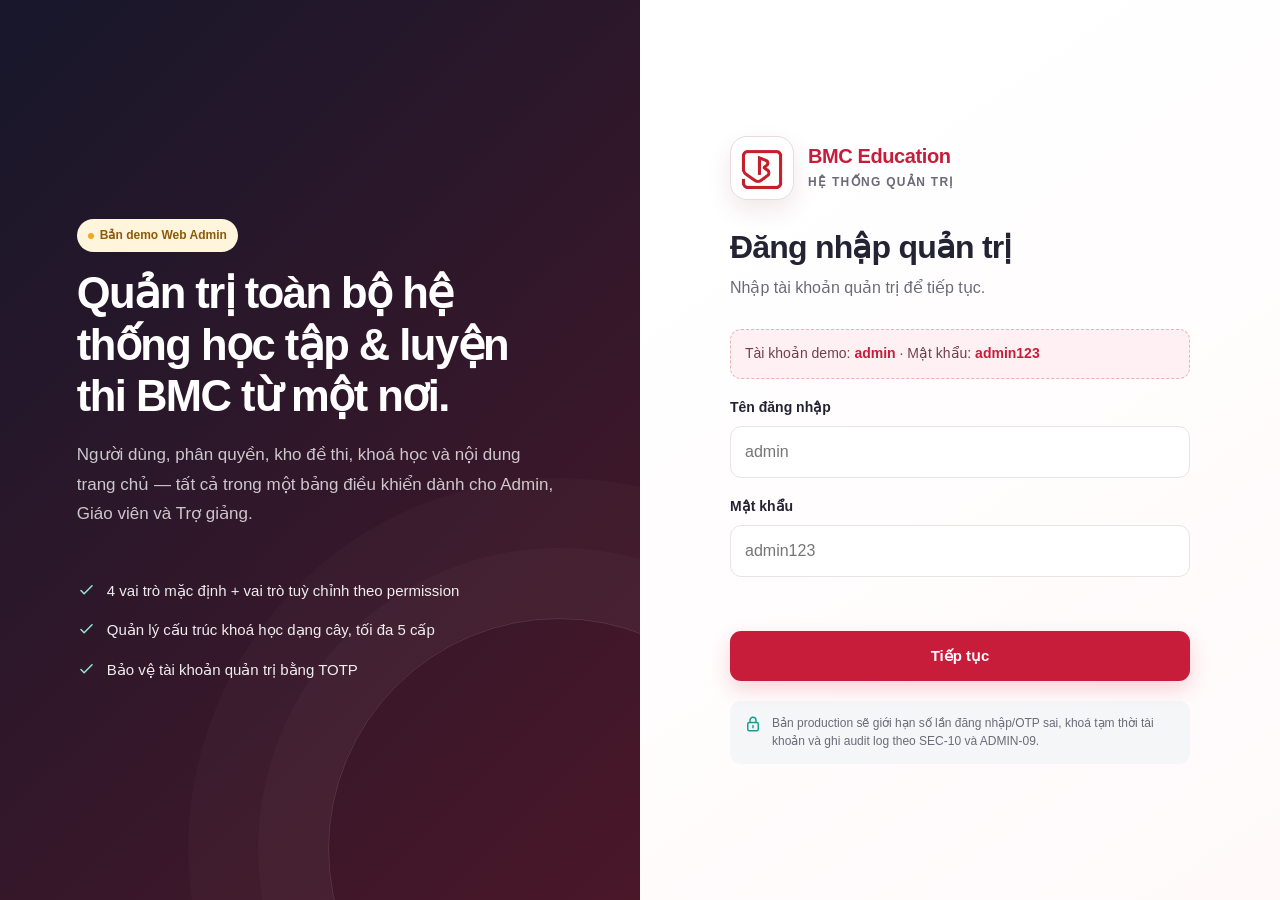
<file: index.html>
<!doctype html>
<html lang="vi">
<head>
<meta charset="utf-8">
<meta name="viewport" content="width=device-width,initial-scale=1">
<title>BMC Admin — Dashboard</title>
<link rel="stylesheet" href="shared.css">
<link rel="stylesheet" href="shared-admin.css">
</head>
<body data-page="dashboard">
<div data-admin-shell></div>
<template data-page-content>
  <div class="admin-page-head">
    <div><span class="admin-crumb"><svg class="icon"><use href="#i-home"/></svg>Admin</span><h1>Chào Admin, đây là tổng quan hệ thống hôm nay.</h1><p>Số liệu bên dưới là dữ liệu minh hoạ, dùng để trình diễn bố cục Dashboard.</p></div>
    <div class="admin-page-actions"><a class="btn btn-outline" href="content.html">Quản trị nội dung</a><a class="btn btn-primary" href="courses.html"><svg class="icon"><use href="#i-plus"/></svg>Tạo khoá học</a></div>
  </div>

  <div class="stat-grid">
    <article class="stat-tile"><div class="stat-tile-top"><span class="stat-icon"><svg class="icon"><use href="#i-users"/></svg></span><span class="trend up"><svg class="icon" style="width:12px;height:12px"><use href="#i-arrow"/></svg>+12%</span></div><strong>1.284</strong><span>Người dùng đang hoạt động</span></article>
    <article class="stat-tile"><div class="stat-tile-top"><span class="stat-icon"><svg class="icon"><use href="#i-book"/></svg></span><span class="trend up">+3</span></div><strong>26</strong><span>Khoá học đã xuất bản</span></article>
    <article class="stat-tile"><div class="stat-tile-top"><span class="stat-icon"><svg class="icon"><use href="#i-exam"/></svg></span><span class="trend up">+18</span></div><strong>412</strong><span>Câu hỏi trong kho đề</span></article>
    <article class="stat-tile"><div class="stat-tile-top"><span class="stat-icon"><svg class="icon"><use href="#i-shield"/></svg></span><span class="trend down">-2</span></div><strong>7</strong><span>Cảnh báo bảo mật cần xem</span></article>
  </div>

  <div class="dashboard-strip" style="align-items:start">
    <section class="panel">
      <div class="panel-head"><h2>Hoạt động gần đây</h2><span class="chip active">7 ngày qua</span></div>
      <div class="table-wrap"><table class="data-table">
        <thead><tr><th>Người dùng</th><th>Hành động</th><th>Đối tượng</th><th>Thời gian</th></tr></thead>
        <tbody>
          <tr><td><div class="cell-user"><span class="cell-avatar">TL</span><div><strong>Trần Lan</strong><span>Giáo viên</span></div></div></td><td>Xuất bản khoá học</td><td>Giải tích 1 — Nắm chắc nền tảng</td><td>10 phút trước</td></tr>
          <tr><td><div class="cell-user"><span class="cell-avatar">AD</span><div><strong>Admin BMC</strong><span>Admin</span></div></div></td><td>Tạo vai trò tuỳ chỉnh</td><td>Trưởng nhóm trợ giảng</td><td>1 giờ trước</td></tr>
          <tr><td><div class="cell-user"><span class="cell-avatar">PH</span><div><strong>Phạm Huy</strong><span>Trợ giảng</span></div></div></td><td>Thêm câu hỏi mới</td><td>Đề thi thử THPT 2026 - Đề 04</td><td>3 giờ trước</td></tr>
          <tr><td><div class="cell-user"><span class="cell-avatar">NA</span><div><strong>Ngọc Anh</strong><span>Học sinh</span></div></div></td><td>Kích hoạt bộ đề</td><td>Key BMC-DETHI-2026</td><td>5 giờ trước</td></tr>
          <tr><td><div class="cell-user"><span class="cell-avatar">AD</span><div><strong>Admin BMC</strong><span>Admin</span></div></div></td><td>Khoá tài khoản</td><td>hocsinh_test09 (đăng nhập sai nhiều lần)</td><td>Hôm qua</td></tr>
        </tbody>
      </table></div>
    </section>

    <div style="display:grid;gap:16px">
      <section class="panel">
        <div class="panel-head"><h3>Phân bổ vai trò</h3></div>
        <div class="panel-body" style="display:grid;gap:12px">
          <div><div class="progress-label"><span>Học sinh</span><span>1.140</span></div><div class="progress"><i style="width:89%;background:var(--teal)"></i></div></div>
          <div><div class="progress-label"><span>Giáo viên</span><span>18</span></div><div class="progress"><i style="width:12%;background:var(--blue)"></i></div></div>
          <div><div class="progress-label"><span>Trợ giảng</span><span>34</span></div><div class="progress"><i style="width:20%;background:#f5a623"></i></div></div>
          <div><div class="progress-label"><span>Admin</span><span>4</span></div><div class="progress"><i style="width:6%"></i></div></div>
        </div>
      </section>
      <section class="panel">
        <div class="panel-head"><h3>Cần xử lý</h3></div>
        <div class="panel-body" style="display:grid;gap:9px">
          <div class="side-item"><span class="side-item-icon"><svg class="icon"><use href="#i-shield"/></svg></span><span><strong>5 tài khoản đăng nhập sai ≥ 3 lần</strong><span>Xem tại Bảo mật</span></span></div>
          <div class="side-item"><span class="side-item-icon"><svg class="icon"><use href="#i-exam"/></svg></span><span><strong>12 câu hỏi chờ duyệt</strong><span>Kho đề thi/câu hỏi</span></span></div>
          <div class="side-item"><span class="side-item-icon"><svg class="icon"><use href="#i-file"/></svg></span><span><strong>3 tài liệu chờ xuất bản</strong><span>Nội dung website</span></span></div>
        </div>
      </section>
    </div>
  </div>
</template>
<script src="shared-admin.js" defer></script>
</body></html>
</file>
<file: shared.css>
:root {
  --red:#c81d3a;--red-dark:#9f1730;--red-soft:#fff0f3;--navy:#17172b;--navy-2:#25253f;
  --ink:#242333;--muted:#6c6a78;--line:#e7e5e4;--surface:#f5f6f8;--white:#fff;--cream:#fffdfb;
  --gold:#f5a623;--gold-soft:#fff5dd;--teal:#0f9f8f;--teal-soft:#e9faf6;--blue:#3157a4;--blue-soft:#edf2ff;
  --shadow:0 8px 28px rgba(24,24,42,.08);--shadow-lg:0 22px 60px rgba(24,24,42,.14);
  --radius:16px;--radius-lg:24px;--content:1240px;
}
*{box-sizing:border-box}html{scroll-behavior:smooth;scroll-padding-top:104px}body{margin:0;min-width:320px;overflow-x:hidden;background:var(--surface);color:var(--ink);font-family:Inter,ui-sans-serif,-apple-system,BlinkMacSystemFont,"Segoe UI",sans-serif;font-size:16px;line-height:1.6}body.locked{overflow:hidden}button,input,select,textarea{font:inherit}button{color:inherit}a{color:inherit;text-decoration:none}img,svg{display:block;max-width:100%}:focus-visible{outline:3px solid rgba(200,29,58,.26);outline-offset:3px}.container{width:min(calc(100% - 40px),var(--content));margin-inline:auto}.icon{width:20px;height:20px;fill:none;stroke:currentColor;stroke-width:1.9;stroke-linecap:round;stroke-linejoin:round}.sr-only{position:absolute;width:1px;height:1px;padding:0;margin:-1px;overflow:hidden;clip:rect(0,0,0,0);white-space:nowrap;border:0}.muted{color:var(--muted)}.demo-pill{display:inline-flex;align-items:center;gap:6px;padding:5px 9px;border-radius:999px;background:var(--gold-soft);color:#8c5a08;font-size:10px;font-weight:800}.demo-pill::before{content:"";width:6px;height:6px;border-radius:50%;background:var(--gold)}

.utility{height:30px;background:var(--navy);color:rgba(255,255,255,.72);font-size:11px}.utility-inner{height:100%;display:flex;align-items:center;justify-content:space-between;gap:20px}.utility strong{color:#fff}.utility-links{display:flex;align-items:center;gap:18px}.utility a:hover{color:#fff}
.site-header{position:sticky;top:0;z-index:1000;height:72px;border-bottom:1px solid var(--line);background:rgba(255,255,255,.95);backdrop-filter:blur(18px);transition:box-shadow .2s}.site-header.scrolled{box-shadow:0 8px 24px rgba(24,24,42,.08)}.header-inner{height:100%;display:flex;align-items:center;gap:24px}.brand{display:inline-flex;align-items:center;gap:10px;flex:0 0 auto}.brand-mark{width:40px;height:40px;position:relative;display:grid;place-items:center;overflow:hidden;border:1px solid #f0eded;border-radius:11px;background:#fff}.brand-mark img{width:72%;height:72%;max-width:none;object-fit:contain}.brand-copy{line-height:1.05}.brand-name{display:block;color:var(--red);font-size:16px;font-weight:850;letter-spacing:-.02em}.brand-sub{display:block;margin-top:5px;color:var(--muted);font-size:9px;font-weight:750;letter-spacing:.13em;text-transform:uppercase}.desktop-nav{display:flex;align-items:center;justify-content:center;gap:2px;flex:1}.nav-link{padding:9px 10px;border-radius:10px;color:#53515f;font-size:13px;font-weight:700;white-space:nowrap}.nav-link:hover,.nav-link.active{background:var(--red-soft);color:var(--red)}.header-actions{display:flex;align-items:center;gap:8px}.icon-btn{width:40px;height:40px;display:inline-grid;place-items:center;border:1px solid var(--line);border-radius:11px;background:#fff;cursor:pointer}.icon-btn:hover{border-color:#bbb6b3}.avatar-btn{display:inline-flex;align-items:center;gap:9px;min-height:40px;padding:4px 10px 4px 5px;border:1px solid var(--line);border-radius:12px;background:#fff;cursor:pointer;font-size:12px;font-weight:750}.avatar{width:30px;height:30px;display:grid;place-items:center;border-radius:9px;background:var(--red);color:#fff;font-size:11px;font-weight:850}.menu-toggle{display:none}
.btn{min-height:41px;display:inline-flex;align-items:center;justify-content:center;gap:8px;padding:0 17px;border:1px solid transparent;border-radius:11px;font-size:13px;font-weight:800;cursor:pointer;transition:transform .2s,box-shadow .2s,background .2s}.btn:hover{transform:translateY(-2px)}.btn-primary{background:var(--red);color:#fff;box-shadow:0 8px 20px rgba(200,29,58,.18)}.btn-primary:hover{background:var(--red-dark)}.btn-dark{background:var(--navy);color:#fff}.btn-outline{border-color:var(--line);background:#fff}.btn-soft{background:var(--red-soft);color:var(--red)}.text-btn{display:inline-flex;align-items:center;gap:6px;padding:0;border:0;background:transparent;color:var(--red);font-size:12px;font-weight:800;cursor:pointer}.text-btn .icon{width:15px;height:15px}

.app-main{min-height:calc(100vh - 102px);padding:24px 0 70px}.breadcrumb{display:flex;align-items:center;flex-wrap:wrap;gap:7px;margin-bottom:18px;color:var(--muted);font-size:11px}.breadcrumb a:hover{color:var(--red)}.breadcrumb .icon{width:12px;height:12px}.page-head{display:flex;align-items:flex-end;justify-content:space-between;gap:30px;margin-bottom:24px}.page-kicker{display:block;margin-bottom:6px;color:var(--red);font-size:10px;font-weight:850;letter-spacing:.12em;text-transform:uppercase}.page-title{margin:0;font-size:clamp(28px,3.4vw,42px);line-height:1.16;letter-spacing:-.035em}.page-desc{max-width:680px;margin:8px 0 0;color:var(--muted)}.page-actions{display:flex;align-items:center;gap:9px;flex:0 0 auto}.panel{border:1px solid var(--line);border-radius:var(--radius);background:#fff;box-shadow:0 3px 14px rgba(24,24,42,.035)}.panel-head{display:flex;align-items:center;justify-content:space-between;gap:20px;padding:18px 20px;border-bottom:1px solid var(--line)}.panel-head h2,.panel-head h3{margin:0;font-size:16px}.panel-body{padding:20px}.section-block{margin-top:34px}.section-row{display:flex;align-items:flex-end;justify-content:space-between;gap:24px;margin-bottom:16px}.section-row h2{margin:0;font-size:22px;letter-spacing:-.025em}.section-row p{margin:4px 0 0;color:var(--muted);font-size:12px}

.home-hero{display:grid;grid-template-columns:1.25fr .75fr;min-height:330px;overflow:hidden;border-radius:var(--radius-lg);background:linear-gradient(130deg,var(--navy),#301728);color:#fff;box-shadow:var(--shadow)}.home-hero-copy{display:flex;flex-direction:column;justify-content:center;padding:44px 48px}.home-hero-copy .page-kicker{color:#91e7d8}.home-hero h1{max-width:650px;margin:0;font-size:clamp(34px,4vw,52px);line-height:1.08;letter-spacing:-.04em}.home-hero p{max-width:570px;margin:15px 0 22px;color:rgba(255,255,255,.67)}.hero-actions{display:flex;flex-wrap:wrap;gap:9px}.home-visual{position:relative;overflow:hidden;background:radial-gradient(circle at 50% 45%,rgba(200,29,58,.7),transparent 58%)}.home-visual::before{content:"∫";position:absolute;left:50%;top:50%;transform:translate(-50%,-52%);font:170px/1 Georgia,serif;color:rgba(255,255,255,.75)}.home-visual::after{content:"f(x) = ax² + bx + c";position:absolute;left:50%;bottom:28px;transform:translateX(-50%);white-space:nowrap;color:rgba(255,255,255,.45);font:18px Georgia,serif}.quick-menu{display:grid;grid-template-columns:repeat(5,1fr);gap:12px;margin-top:16px}.quick-link{display:flex;align-items:center;gap:11px;min-width:0;padding:14px;border:1px solid var(--line);border-radius:14px;background:#fff;box-shadow:0 3px 12px rgba(24,24,42,.035);transition:transform .2s,border-color .2s}.quick-link:hover{transform:translateY(-3px);border-color:#c8c4c1}.quick-icon{width:38px;height:38px;display:grid;place-items:center;flex:0 0 auto;border-radius:11px;background:var(--red-soft);color:var(--red)}.quick-link:nth-child(2) .quick-icon{background:var(--blue-soft);color:var(--blue)}.quick-link:nth-child(3) .quick-icon{background:var(--teal-soft);color:var(--teal)}.quick-link:nth-child(4) .quick-icon{background:var(--gold-soft);color:#9a6510}.quick-link:nth-child(5) .quick-icon{background:#f3ecfb;color:#74469c}.quick-copy{min-width:0}.quick-copy strong{display:block;font-size:12px}.quick-copy span{display:block;overflow:hidden;margin-top:2px;color:var(--muted);font-size:10px;text-overflow:ellipsis;white-space:nowrap}.program-grid{display:grid;grid-template-columns:repeat(3,1fr);gap:12px}.program-card{display:flex;align-items:center;gap:14px;padding:18px;border:1px solid var(--line);border-radius:14px;background:#fff;transition:transform .2s,box-shadow .2s}.program-card:hover{transform:translateY(-3px);box-shadow:var(--shadow)}.program-icon{width:45px;height:45px;display:grid;place-items:center;flex:0 0 auto;border-radius:12px;background:var(--blue-soft);color:var(--blue)}.program-card:nth-child(2) .program-icon{background:var(--red-soft);color:var(--red)}.program-card:nth-child(3) .program-icon{background:var(--teal-soft);color:var(--teal)}.program-card:nth-child(4) .program-icon{background:var(--gold-soft);color:#a66c0e}.program-card:nth-child(5) .program-icon{background:#f3ecfb;color:#74469c}.program-card:nth-child(6) .program-icon{background:#eaf7ec;color:#3a8949}.program-copy{min-width:0;flex:1}.program-copy strong{display:block;font-size:13px}.program-copy span{display:block;margin-top:3px;color:var(--muted);font-size:10px}.program-card>.icon{width:15px;height:15px;color:#aaa5a1}.dashboard-strip{display:grid;grid-template-columns:1.2fr .8fr;gap:16px}.continue-card{display:grid;grid-template-columns:150px 1fr;overflow:hidden}.continue-cover{display:grid;place-items:center;background:linear-gradient(140deg,var(--navy),#7b1931);color:#fff;font:60px Georgia,serif}.continue-info{padding:20px}.continue-info h3{margin:0;font-size:16px}.progress{height:7px;margin:15px 0 7px;border-radius:99px;background:var(--surface);overflow:hidden}.progress>i{display:block;height:100%;border-radius:inherit;background:var(--red)}.progress-label{display:flex;justify-content:space-between;color:var(--muted);font-size:10px}.home-side-list{display:grid;gap:9px}.side-item{display:flex;align-items:center;gap:11px;padding:12px;border:1px solid var(--line);border-radius:12px;background:#fff}.side-item-icon{width:34px;height:34px;display:grid;place-items:center;border-radius:10px;background:var(--surface);color:var(--red)}.side-item strong{display:block;font-size:11px}.side-item span{display:block;color:var(--muted);font-size:9px}
.home-slider-dots{display:flex;gap:6px;margin-top:20px}.home-slider-dot{width:7px;height:7px;padding:0;border:0;border-radius:99px;background:rgba(255,255,255,.3);cursor:pointer;transition:width .2s,background .2s}.home-slider-dot.active{width:24px;background:var(--gold)}

.catalog-layout{display:grid;grid-template-columns:250px minmax(0,1fr);gap:20px;align-items:start}.filter-panel{position:sticky;top:122px}.filter-section{padding:17px;border-bottom:1px solid var(--line)}.filter-section:last-child{border-bottom:0}.filter-section h3{margin:0 0 12px;font-size:12px}.check-list{display:grid;gap:9px}.check-list label{display:flex;align-items:center;gap:8px;color:#555360;font-size:11px;cursor:pointer}.check-list input{accent-color:var(--red)}.catalog-toolbar{display:flex;align-items:center;justify-content:space-between;gap:15px;margin-bottom:14px;padding:12px 14px}.result-count{font-size:11px;color:var(--muted)}.inline-search{position:relative;width:min(100%,360px)}.inline-search input{width:100%;padding:9px 38px 9px 11px;border:1px solid var(--line);border-radius:10px;background:var(--surface);font-size:11px}.inline-search .icon{position:absolute;right:11px;top:50%;width:16px;height:16px;transform:translateY(-50%);color:var(--muted)}.course-grid{display:grid;grid-template-columns:repeat(3,minmax(0,1fr));gap:15px}.course-card{overflow:hidden;border:1px solid var(--line);border-radius:15px;background:#fff;transition:transform .2s,box-shadow .2s}.course-card:hover{transform:translateY(-4px);box-shadow:var(--shadow)}.course-cover{height:145px;position:relative;display:flex;align-items:flex-end;padding:15px;overflow:hidden;background:linear-gradient(140deg,var(--navy),#7b1931);color:#fff}.course-card:nth-child(3n+2) .course-cover{background:linear-gradient(140deg,#17454a,var(--teal))}.course-card:nth-child(3n) .course-cover{background:linear-gradient(140deg,#253455,var(--blue))}.course-cover::after{content:attr(data-symbol);position:absolute;right:12px;top:-6px;color:rgba(255,255,255,.15);font:100px Georgia,serif}.badge{position:absolute;z-index:1;left:12px;top:12px;padding:5px 8px;border-radius:999px;background:#fff;color:var(--red);font-size:8px;font-weight:850;text-transform:uppercase}.course-cover small{position:relative;z-index:1;font-size:9px;font-weight:750}.course-card-body{padding:15px}.course-category{color:var(--red);font-size:9px;font-weight:800}.course-card h3{min-height:42px;margin:5px 0 10px;font-size:14px;line-height:1.45}.meta-row{display:flex;flex-wrap:wrap;gap:8px 12px;color:var(--muted);font-size:9px}.meta-row span{display:inline-flex;align-items:center;gap:4px}.meta-row .icon{width:13px;height:13px}.course-card-footer{display:flex;align-items:center;justify-content:space-between;gap:10px;margin-top:14px;padding-top:12px;border-top:1px solid var(--line)}.course-card-footer strong{color:var(--teal);font-size:11px}.empty-state{display:none;padding:50px 20px;text-align:center;color:var(--muted)}

.course-detail-hero{display:grid;grid-template-columns:1fr 340px;gap:28px;padding:34px;border-radius:var(--radius-lg);background:linear-gradient(130deg,var(--navy),#361827);color:#fff}.detail-category{color:#91e7d8;font-size:10px;font-weight:800;letter-spacing:.08em;text-transform:uppercase}.course-detail-hero h1{max-width:760px;margin:9px 0 12px;font-size:clamp(30px,3.7vw,46px);line-height:1.15}.course-detail-hero p{max-width:720px;margin:0;color:rgba(255,255,255,.65)}.detail-meta{display:flex;flex-wrap:wrap;gap:14px;margin-top:20px;color:rgba(255,255,255,.62);font-size:11px}.detail-meta span{display:flex;align-items:center;gap:6px}.detail-meta .icon{width:15px;height:15px}.enroll-card{padding:20px;border-radius:18px;background:#fff;color:var(--ink);box-shadow:var(--shadow-lg)}.enroll-cover{height:120px;display:grid;place-items:center;border-radius:12px;background:linear-gradient(145deg,#fde4e8,#fff4dd);color:var(--red);font:64px Georgia,serif}.enroll-card h3{margin:15px 0 5px;font-size:15px}.enroll-card p{margin:0 0 14px;color:var(--muted);font-size:10px}.enroll-card .btn{width:100%}.course-detail-layout{display:grid;grid-template-columns:minmax(0,1fr) 300px;gap:20px;margin-top:20px;align-items:start}.tabs{display:flex;gap:3px;padding:5px;border-bottom:1px solid var(--line);overflow-x:auto}.tab{padding:10px 14px;border:0;border-radius:9px;background:transparent;color:var(--muted);font-size:11px;font-weight:800;white-space:nowrap;cursor:pointer}.tab.active{background:var(--red-soft);color:var(--red)}.tab-panel{display:none;padding:20px}.tab-panel.active{display:block}.curriculum-tools{display:flex;align-items:center;justify-content:space-between;gap:14px;margin-bottom:14px}.curriculum-tools strong{font-size:13px}.curriculum{display:grid;gap:9px}.curriculum-node{border:1px solid var(--line);border-radius:12px;overflow:hidden}.node-trigger{width:100%;display:flex;align-items:center;justify-content:space-between;gap:12px;padding:13px;border:0;background:#fff;text-align:left;cursor:pointer}.node-trigger:hover{background:#fafafa}.node-title{display:flex;align-items:center;gap:10px;min-width:0}.node-index{width:27px;height:27px;display:grid;place-items:center;flex:0 0 auto;border-radius:8px;background:var(--surface);color:var(--red);font-size:9px;font-weight:850}.node-title strong{display:block;font-size:11px}.node-title span{display:block;color:var(--muted);font-size:9px}.node-trigger>.icon{width:15px;height:15px;transition:transform .2s}.curriculum-node.open .node-trigger>.icon{transform:rotate(180deg)}.node-content{display:none;padding:0 12px 12px 49px}.curriculum-node.open .node-content{display:grid;gap:6px}.lesson{display:flex;align-items:center;justify-content:space-between;gap:12px;padding:10px;border-radius:9px;background:var(--surface);font-size:10px}.lesson-info{display:flex;align-items:center;gap:8px;min-width:0}.lesson-info .icon{width:14px;height:14px;color:var(--red)}.lesson-type{color:var(--muted);font-size:8px}.course-aside{position:sticky;top:122px;display:grid;gap:14px}.aside-list{display:grid;gap:10px}.aside-item{display:flex;gap:9px;color:var(--muted);font-size:10px}.aside-item .icon{width:15px;height:15px;flex:0 0 auto;color:var(--teal)}

.mode-switch{display:inline-flex;gap:4px;padding:4px;border:1px solid var(--line);border-radius:12px;background:#fff}.mode-btn{padding:9px 14px;border:0;border-radius:9px;background:transparent;color:var(--muted);font-size:11px;font-weight:800;cursor:pointer}.mode-btn.active{background:var(--navy);color:#fff}.exam-stats{display:grid;grid-template-columns:repeat(4,1fr);gap:12px;margin-bottom:18px}.stat-card{padding:17px;border:1px solid var(--line);border-radius:14px;background:#fff}.stat-card strong{display:block;font-size:22px}.stat-card span{color:var(--muted);font-size:10px}.exam-layout{display:grid;grid-template-columns:minmax(0,1fr) 290px;gap:20px}.exam-list{display:grid;gap:12px}.exam-row{display:grid;grid-template-columns:48px minmax(0,1fr) auto;align-items:center;gap:14px;padding:16px}.exam-icon{width:48px;height:48px;display:grid;place-items:center;border-radius:13px;background:var(--blue-soft);color:var(--blue)}.exam-row:nth-child(2n) .exam-icon{background:var(--red-soft);color:var(--red)}.exam-info h3{margin:0;font-size:13px}.exam-info p{margin:4px 0 7px;color:var(--muted);font-size:10px}.exam-filter{position:sticky;top:122px}.exam-filter .panel-body{display:grid;gap:14px}.mini-select{width:100%;padding:9px;border:1px solid var(--line);border-radius:9px;background:#fff;font-size:10px}

.video-layout{display:grid;grid-template-columns:250px minmax(0,1fr);gap:20px}.category-list{display:grid;gap:4px;padding:8px}.category-btn{display:flex;align-items:center;justify-content:space-between;width:100%;padding:11px;border:0;border-radius:9px;background:transparent;color:var(--muted);font-size:11px;text-align:left;cursor:pointer}.category-btn.active,.category-btn:hover{background:var(--red-soft);color:var(--red)}.category-btn span:last-child{font-size:9px}.video-grid{display:grid;grid-template-columns:repeat(3,1fr);gap:15px}.video-card{overflow:hidden;border:1px solid var(--line);border-radius:14px;background:#fff}.video-thumb{height:145px;position:relative;display:grid;place-items:center;background:linear-gradient(145deg,var(--navy),#6d1830);color:#fff}.video-card:nth-child(3n+2) .video-thumb{background:linear-gradient(145deg,#17454a,var(--teal))}.video-card:nth-child(3n) .video-thumb{background:linear-gradient(145deg,#253455,var(--blue))}.video-thumb::before{content:attr(data-formula);position:absolute;color:rgba(255,255,255,.17);font:32px Georgia,serif}.play{width:48px;height:48px;position:relative;z-index:1;display:grid;place-items:center;border:0;border-radius:50%;background:#fff;color:var(--red);cursor:pointer}.play .icon{width:22px;height:22px;fill:currentColor}.duration{position:absolute;right:8px;bottom:8px;padding:3px 6px;border-radius:5px;background:rgba(0,0,0,.65);font-size:8px}.video-body{padding:13px}.video-body h3{min-height:38px;margin:0;font-size:12px;line-height:1.45}.video-body p{margin:7px 0 0;color:var(--muted);font-size:9px}

.qa-layout{display:grid;grid-template-columns:minmax(0,1fr) 310px;gap:20px}.qa-tabs{margin-bottom:14px}.question-list{display:grid;gap:10px}.question-card{display:grid;grid-template-columns:44px minmax(0,1fr);gap:12px;padding:15px}.vote{width:44px;height:44px;display:grid;place-items:center;border-radius:11px;background:var(--surface);color:var(--muted);font-size:9px;font-weight:800}.question-card h3{margin:0;font-size:12px}.question-card p{margin:5px 0 8px;color:var(--muted);font-size:10px}.tag-row{display:flex;flex-wrap:wrap;gap:5px}.tag{padding:4px 7px;border-radius:6px;background:var(--red-soft);color:var(--red);font-size:8px;font-weight:800}.question-meta{margin-left:auto;color:var(--muted);font-size:8px}.ask-card{position:sticky;top:122px;padding:20px;background:linear-gradient(160deg,#edfbf8,#fff);border-color:#bee9e0}.ask-icon{width:48px;height:48px;display:grid;place-items:center;border-radius:13px;background:var(--teal);color:#fff}.ask-card h2{margin:15px 0 7px;font-size:18px}.ask-card p{color:var(--muted);font-size:10px}.prompt-list{display:grid;gap:6px;margin:14px 0}.prompt{padding:9px;border:1px solid #d5eee9;border-radius:8px;background:rgba(255,255,255,.7);font-size:9px;text-align:left;cursor:pointer}.ai-chat-page{display:none}.ai-chat-page.active{display:block}.chat-window{height:430px;overflow-y:auto;padding:18px;background:#fafafa}.message{width:fit-content;max-width:78%;margin-bottom:9px;padding:10px 12px;border-radius:12px 12px 12px 3px;background:#fff;box-shadow:0 3px 10px rgba(0,0,0,.04);font-size:10px}.message.user{margin-left:auto;border-radius:12px 12px 3px 12px;background:var(--teal);color:#fff}.chat-form{display:grid;grid-template-columns:1fr 40px;gap:8px;padding:12px;border-top:1px solid var(--line)}.chat-form input{min-width:0;padding:10px;border:1px solid var(--line);border-radius:9px;font-size:10px}.chat-form button{display:grid;place-items:center;border:0;border-radius:9px;background:var(--teal);color:#fff;cursor:pointer}

.shop-layout,.docs-layout{display:grid;grid-template-columns:220px minmax(0,1fr);gap:20px}.book-grid{display:grid;grid-template-columns:repeat(3,1fr);gap:15px}.book-card{padding:16px;border:1px solid var(--line);border-radius:14px;background:#fff}.book-cover{height:210px;display:flex;flex-direction:column;justify-content:space-between;padding:20px 16px;border-radius:6px 12px 12px 6px;background:linear-gradient(145deg,#85172e,#da2d4c);color:#fff;box-shadow:-8px 8px 0 #eed0d5}.book-card:nth-child(3n+2) .book-cover{background:linear-gradient(145deg,#15434a,var(--teal));box-shadow:-8px 8px 0 #cde8e3}.book-card:nth-child(3n) .book-cover{background:linear-gradient(145deg,#24213e,var(--blue));box-shadow:-8px 8px 0 #d4dcef}.book-cover small{font-size:8px;font-weight:850;letter-spacing:.12em}.book-cover strong{font:22px/1.2 Georgia,serif}.book-cover span{font:45px Georgia,serif;opacity:.58}.book-card h3{min-height:40px;margin:18px 0 5px;font-size:13px}.book-card p{margin:0;color:var(--muted);font-size:9px}.book-card-footer{display:flex;align-items:center;justify-content:space-between;margin-top:12px;padding-top:11px;border-top:1px solid var(--line)}.demo-price{color:var(--red);font-size:10px;font-weight:850}.doc-grid{display:grid;grid-template-columns:repeat(3,1fr);gap:12px}.doc-card{padding:16px;border:1px solid var(--line);border-radius:13px;background:#fff}.doc-top{display:flex;align-items:center;justify-content:space-between}.file-icon{width:40px;height:40px;display:grid;place-items:center;border-radius:10px;background:var(--red-soft);color:var(--red);font-size:9px;font-weight:900}.file-icon.doc{background:var(--blue-soft);color:var(--blue)}.free{padding:4px 7px;border-radius:999px;background:var(--teal-soft);color:var(--teal);font-size:8px;font-weight:850}.doc-card h3{min-height:38px;margin:14px 0 5px;font-size:12px}.doc-card p{margin:0;color:var(--muted);font-size:9px}.doc-card .text-btn{margin-top:12px}

.learning-layout{display:grid;grid-template-columns:220px minmax(0,1fr);gap:20px}.student-nav{position:sticky;top:122px;padding:8px}.student-nav a{display:flex;align-items:center;gap:10px;padding:11px;border-radius:9px;color:var(--muted);font-size:11px;font-weight:700}.student-nav a.active,.student-nav a:hover{background:var(--red-soft);color:var(--red)}.student-nav .icon{width:17px;height:17px}.student-summary{display:grid;grid-template-columns:repeat(3,1fr);gap:12px}.summary-card{display:flex;align-items:center;gap:12px;padding:16px}.summary-icon{width:42px;height:42px;display:grid;place-items:center;border-radius:12px;background:var(--red-soft);color:var(--red)}.summary-card:nth-child(2) .summary-icon{background:var(--blue-soft);color:var(--blue)}.summary-card:nth-child(3) .summary-icon{background:var(--teal-soft);color:var(--teal)}.summary-card strong{display:block;font-size:20px}.summary-card span{display:block;color:var(--muted);font-size:9px}.learning-grid{display:grid;grid-template-columns:1.25fr .75fr;gap:15px;margin-top:15px}.my-course{display:grid;grid-template-columns:145px 1fr;overflow:hidden}.my-cover{display:grid;place-items:center;background:linear-gradient(145deg,var(--navy),#79182f);color:#fff;font:58px Georgia,serif}.my-info{padding:17px}.my-info h3{margin:0;font-size:13px}.my-info p{margin:4px 0;color:var(--muted);font-size:9px}.task-list{display:grid;gap:7px}.task{display:flex;align-items:center;gap:10px;padding:10px;border-radius:10px;background:var(--surface)}.task .icon{width:16px;height:16px;color:var(--red)}.task strong{display:block;font-size:10px}.task span{display:block;color:var(--muted);font-size:8px}

.contact-layout{display:grid;grid-template-columns:.8fr 1.2fr;gap:24px}.contact-info{padding:28px;background:linear-gradient(145deg,var(--navy),#40182a);color:#fff}.contact-info h2{margin:18px 0 8px;font-size:27px}.contact-info p{color:rgba(255,255,255,.65);font-size:11px}.gift-list{display:grid;gap:9px;margin-top:20px}.gift-list span{display:flex;gap:8px;font-size:10px}.gift-list .icon{width:15px;height:15px;color:#91e7d8}.contact-form{padding:24px}.form-grid{display:grid;grid-template-columns:1fr 1fr;gap:13px}.field{display:grid;gap:5px}.field.full{grid-column:1/-1}.field label{font-size:10px;font-weight:750}.field label em{color:var(--red);font-style:normal}.field input,.field select,.field textarea{width:100%;min-width:0;padding:10px;border:1px solid var(--line);border-radius:9px;background:#fafafa;font-size:10px}.field textarea{min-height:80px;resize:vertical}.error{min-height:11px;color:var(--red);font-size:8px}.captcha{display:flex;align-items:center;justify-content:space-between;gap:10px;padding:10px;border:1px dashed #aaa5a1;border-radius:9px;background:var(--surface);font-size:9px}.captcha button{padding:6px 8px;border:1px solid var(--line);border-radius:7px;background:#fff;font-size:8px;font-weight:800;cursor:pointer}.captcha button.done{color:var(--teal);background:var(--teal-soft)}.consent{display:grid;grid-template-columns:16px 1fr;gap:7px;margin:12px 0;color:var(--muted);font-size:9px}.consent input{margin-top:3px;accent-color:var(--red)}.success{display:none;min-height:380px;place-items:center;text-align:center}.success.show{display:grid}.success-icon{width:60px;height:60px;display:grid;place-items:center;margin:0 auto 14px;border-radius:50%;background:var(--teal-soft);color:var(--teal)}

.site-footer{padding:44px 0 30px;background:#111120;color:rgba(255,255,255,.64)}.footer-grid{display:grid;grid-template-columns:1.2fr .8fr .8fr 1fr;gap:35px}.footer-brand p{max-width:330px;margin:15px 0;font-size:10px}.footer-col h3{margin:0 0 12px;color:#fff;font-size:11px}.footer-col a{display:block;width:fit-content;margin:7px 0;font-size:10px}.footer-col a:hover{color:#fff}.footer-line{display:flex;gap:7px;margin:8px 0;font-size:9px}.footer-line .icon{width:14px;height:14px;flex:0 0 auto}.footer-bottom{display:flex;justify-content:space-between;gap:20px;margin-top:30px;padding-top:18px;border-top:1px solid rgba(255,255,255,.08);font-size:9px}

.drawer-backdrop,.modal-backdrop{position:fixed;inset:0;z-index:1800;visibility:hidden;opacity:0;background:rgba(17,17,32,.6);transition:.2s}.drawer-backdrop.open,.modal-backdrop.open{visibility:visible;opacity:1}.drawer{width:min(86vw,350px);height:100%;margin-left:auto;padding:20px;background:#fff;transform:translateX(100%);transition:transform .25s;overflow-y:auto}.drawer-backdrop.open .drawer{transform:none}.drawer-head{display:flex;align-items:center;justify-content:space-between;margin-bottom:16px}.drawer-nav{display:grid;gap:3px}.drawer-nav a{display:flex;align-items:center;gap:10px;padding:11px;border-radius:9px;font-size:11px;font-weight:750}.drawer-nav a.active,.drawer-nav a:hover{background:var(--red-soft);color:var(--red)}.drawer-actions{display:grid;gap:8px;margin-top:16px;padding-top:16px;border-top:1px solid var(--line)}.modal-backdrop{display:grid;place-items:center;padding:20px}.modal{width:min(100%,460px);max-height:calc(100vh - 40px);overflow-y:auto;padding:24px;border-radius:20px;background:#fff;box-shadow:var(--shadow-lg);transform:translateY(12px);transition:transform .2s}.modal-backdrop.open .modal{transform:none}.modal-head{display:flex;align-items:start;justify-content:space-between;gap:18px}.modal-head h2{margin:0;font-size:21px}.modal-head p{margin:4px 0;color:var(--muted);font-size:9px}.close-btn{width:34px;height:34px;display:grid;place-items:center;border:1px solid var(--line);border-radius:9px;background:#fff;cursor:pointer}.modal-form{display:grid;gap:12px;margin-top:18px}.modal-form .btn{width:100%}.security-note{display:flex;gap:8px;margin-top:14px;padding:10px;border-radius:9px;background:var(--surface);color:var(--muted);font-size:8px}.security-note .icon{width:14px;height:14px;flex:0 0 auto;color:var(--teal)}.search-results{display:grid;gap:5px;margin-top:10px}.search-result{display:flex;gap:9px;padding:9px;border-radius:8px;font-size:10px}.search-result:hover{background:var(--surface)}.search-result .icon{width:15px;height:15px;color:var(--red)}.bottom-nav{display:none}.toast{position:fixed;z-index:3000;left:50%;bottom:22px;max-width:calc(100vw - 28px);padding:10px 15px;border-radius:999px;background:var(--navy);color:#fff;box-shadow:var(--shadow-lg);font-size:10px;font-weight:750;opacity:0;visibility:hidden;transform:translate(-50%,15px);transition:.2s;text-align:center}.toast.show{opacity:1;visibility:visible;transform:translate(-50%,0)}

@media(max-width:1100px){.desktop-nav{display:none}.menu-toggle{display:grid}.quick-menu{grid-template-columns:repeat(3,1fr)}.course-grid,.video-grid,.book-grid,.doc-grid{grid-template-columns:repeat(2,1fr)}.footer-grid{grid-template-columns:1fr 1fr}}
@media(max-width:820px){html{scroll-padding-top:86px}.container{width:min(calc(100% - 26px),var(--content))}.utility{height:26px}.utility-links a:first-child{display:none}.site-header{height:62px}.brand-mark{width:36px;height:36px}.brand-sub{display:none}.header-actions .avatar-btn{display:none}.app-main{padding-top:16px;padding-bottom:90px}.home-hero{grid-template-columns:1fr;min-height:440px}.home-hero-copy{padding:35px 28px}.home-visual{min-height:160px}.home-visual::before{font-size:100px}.quick-menu{grid-template-columns:1fr 1fr}.program-grid{grid-template-columns:1fr 1fr}.dashboard-strip,.catalog-layout,.course-detail-layout,.exam-layout,.video-layout,.qa-layout,.shop-layout,.docs-layout,.learning-layout,.contact-layout{grid-template-columns:1fr}.filter-panel,.course-aside,.exam-filter,.ask-card,.student-nav{position:static}.filter-panel{display:none}.course-grid{grid-template-columns:repeat(2,1fr)}.course-detail-hero{grid-template-columns:1fr;padding:25px}.enroll-card{max-width:none}.exam-stats{grid-template-columns:1fr 1fr}.category-list{grid-template-columns:repeat(3,1fr)}.video-grid{grid-template-columns:1fr 1fr}.book-grid,.doc-grid{grid-template-columns:repeat(2,1fr)}.student-nav{display:flex;overflow-x:auto}.student-nav a{white-space:nowrap}.student-summary{grid-template-columns:repeat(3,1fr)}.learning-grid{grid-template-columns:1fr}.contact-info{padding:24px}.footer-grid{grid-template-columns:1fr 1fr}.bottom-nav{position:fixed;z-index:1200;left:10px;right:10px;bottom:9px;display:grid;grid-template-columns:repeat(5,1fr);padding:6px;border:1px solid var(--line);border-radius:16px;background:rgba(255,255,255,.95);box-shadow:var(--shadow-lg);backdrop-filter:blur(14px)}.bottom-link{display:grid;place-items:center;gap:2px;min-width:0;padding:5px 2px;border-radius:9px;color:var(--muted);font-size:7px}.bottom-link .icon{width:18px;height:18px}.bottom-link.active{background:var(--red-soft);color:var(--red)}.site-footer{padding-bottom:100px}.toast{bottom:82px}}
@media(max-width:540px){.container{width:min(calc(100% - 20px),var(--content))}.brand-name{font-size:13px}.page-head{align-items:flex-start;flex-direction:column;gap:12px}.page-actions{width:100%;flex-wrap:wrap}.home-hero-copy{padding:28px 20px}.home-hero h1{font-size:34px}.hero-actions{display:grid}.hero-actions .btn{width:100%}.quick-menu,.program-grid{grid-template-columns:1fr}.dashboard-strip{grid-template-columns:1fr}.continue-card,.my-course{grid-template-columns:100px 1fr}.course-grid,.video-grid,.book-grid,.doc-grid{grid-template-columns:1fr}.catalog-toolbar{align-items:stretch;flex-direction:column}.inline-search{width:100%}.course-detail-hero{padding:20px}.curriculum-tools{align-items:stretch;flex-direction:column}.curriculum-tools .inline-search{width:100%}.node-content{padding-left:12px}.exam-stats{grid-template-columns:1fr 1fr}.exam-row{grid-template-columns:40px minmax(0,1fr)}.exam-icon{width:40px;height:40px}.exam-row>.btn{grid-column:1/-1;width:100%}.category-list{grid-template-columns:1fr 1fr}.question-card{grid-template-columns:36px minmax(0,1fr)}.vote{width:36px;height:36px}.student-summary{grid-template-columns:1fr}.form-grid{grid-template-columns:1fr}.field.full{grid-column:auto}.footer-grid{grid-template-columns:1fr}.footer-bottom{align-items:flex-start;flex-direction:column}.captcha{align-items:flex-start;flex-direction:column}}
@media(prefers-reduced-motion:reduce){html{scroll-behavior:auto}*,*::before,*::after{scroll-behavior:auto!important;transition-duration:.01ms!important}}

/* Round 02 refinement: demo 01 typography, richer hero and authenticated states. */
[hidden]{display:none!important}.login-button{min-height:42px;padding-inline:20px;border-radius:12px}.login-button .icon{width:17px;height:17px}.auth-actions{display:flex;align-items:center;gap:7px}.auth-error{min-height:18px;margin:0;color:var(--red);font-size:11px}.demo-credentials{padding:11px 12px;border:1px dashed #e7b4bd;border-radius:10px;background:var(--red-soft);color:#70404a;font-size:11px}.demo-credentials strong{color:var(--red)}

.portal-mode{display:inline-flex;align-items:center;gap:6px;padding:7px 9px;border-radius:9px;font-size:9px;font-weight:850;white-space:nowrap}.portal-mode .icon{width:13px;height:13px}.public-mode{background:var(--surface);color:var(--muted)}.student-mode{background:var(--teal-soft);color:#16796d}.avatar-btn>span:last-child{display:grid;text-align:left}.avatar-btn strong{font-size:11px;line-height:1.2}.avatar-btn small{color:var(--muted);font-size:8px;font-weight:650}.is-authenticated{background:#f7faf9}.is-authenticated .utility{background:#123e43}.is-authenticated .site-header{border-bottom-color:#cfe4df}.is-authenticated .nav-link:hover,.is-authenticated .nav-link.active{background:var(--teal-soft);color:#16796d}.is-authenticated .avatar{background:var(--teal)}

.student-home-hero{display:grid;grid-template-columns:minmax(0,1.25fr) minmax(290px,.75fr);gap:34px;align-items:center;padding:38px 42px;border:1px solid #cfe4df;border-radius:var(--radius-lg);background:linear-gradient(125deg,#eef9f6,#fff 58%,#fff4e3);box-shadow:0 14px 36px rgba(22,121,109,.08)}.student-home-hero h1{max-width:730px;margin:6px 0 10px;font-size:clamp(30px,4vw,47px);line-height:1.12;letter-spacing:-.04em}.student-home-hero p{max-width:650px;margin:0 0 20px;color:var(--muted)}.today-card{padding:23px;border:1px solid rgba(22,121,109,.2);border-radius:17px;background:#fff;box-shadow:var(--shadow)}.today-label{display:block;margin-bottom:8px;color:#16796d;font-size:9px;font-weight:850;letter-spacing:.08em;text-transform:uppercase}.today-card>strong{display:block;font-size:16px;line-height:1.4}

.home-hero{position:relative;isolation:isolate;min-height:400px;background:linear-gradient(125deg,#151426 0%,#261526 48%,#4a1729 100%)}.home-hero::after{content:"";position:absolute;z-index:-1;inset:auto auto -130px -100px;width:360px;height:360px;border-radius:50%;background:rgba(200,29,58,.14);filter:blur(10px)}.home-hero-copy{position:relative;z-index:2;padding:54px 54px}.home-hero-copy>*{transition:opacity .28s ease,transform .28s ease}.home-hero.is-switching .home-hero-copy>*:not(.slider-control-row){opacity:0;transform:translateY(9px)}.home-hero h1{max-width:690px}.home-visual{min-height:400px;background:radial-gradient(circle at 50% 45%,rgba(200,29,58,.6),transparent 52%)}.home-visual::before,.home-visual::after{display:none}.hero-grid{position:absolute;inset:0;opacity:.18;background-image:linear-gradient(rgba(255,255,255,.16) 1px,transparent 1px),linear-gradient(90deg,rgba(255,255,255,.16) 1px,transparent 1px);background-size:32px 32px;mask-image:linear-gradient(to left,#000,transparent)}.hero-orbit{position:absolute;left:50%;top:50%;width:310px;height:310px;border:1px solid rgba(255,255,255,.18);border-radius:50%;transform:translate(-50%,-50%);animation:heroSpin 18s linear infinite}.hero-orbit::before,.hero-orbit::after{content:"";position:absolute;border-radius:50%;background:var(--gold);box-shadow:0 0 24px rgba(245,166,35,.55)}.hero-orbit::before{width:12px;height:12px;left:22px;top:56px}.hero-orbit::after{width:8px;height:8px;right:35px;bottom:38px;background:#91e7d8}.hero-learning-card{position:absolute;left:50%;top:50%;width:min(82%,330px);padding:24px;border:1px solid rgba(255,255,255,.2);border-radius:22px;background:rgba(255,255,255,.11);box-shadow:0 25px 60px rgba(0,0,0,.2);backdrop-filter:blur(16px);transform:translate(-50%,-50%);transition:opacity .3s,transform .3s}.home-hero.is-switching .hero-learning-card{opacity:.45;transform:translate(-50%,-47%) scale(.97)}.hero-card-head{display:flex;align-items:center;justify-content:space-between;gap:12px;color:rgba(255,255,255,.62);font-size:10px;font-weight:800;letter-spacing:.08em;text-transform:uppercase}.hero-status{width:9px;height:9px;border-radius:50%;background:#91e7d8;box-shadow:0 0 0 5px rgba(145,231,216,.12)}.hero-formula{min-height:76px;display:grid;place-items:center;margin:17px 0;border-radius:14px;background:rgba(18,18,36,.38);color:#fff;font:clamp(27px,3vw,40px)/1.1 Georgia,serif;text-align:center}.hero-card-meta{display:flex;align-items:end;justify-content:space-between;gap:16px}.hero-card-meta span{display:block;color:rgba(255,255,255,.55);font-size:9px}.hero-card-meta strong{display:block;margin-top:2px;color:#fff;font-size:13px}.hero-mini-progress{width:78px;height:6px;margin-bottom:5px;border-radius:99px;background:rgba(255,255,255,.14);overflow:hidden}.hero-mini-progress i{display:block;width:72%;height:100%;border-radius:inherit;background:linear-gradient(90deg,var(--gold),#ffd98d)}.hero-float{position:absolute;display:flex;align-items:center;gap:8px;padding:9px 12px;border:1px solid rgba(255,255,255,.18);border-radius:12px;background:rgba(23,23,43,.75);color:#fff;box-shadow:0 14px 30px rgba(0,0,0,.16);font-size:10px;font-weight:750;backdrop-filter:blur(10px);animation:heroFloat 4.8s ease-in-out infinite}.hero-float .icon{width:16px;height:16px;color:#91e7d8}.hero-float-one{left:5%;top:18%}.hero-float-two{right:4%;bottom:16%;animation-delay:-2.2s}.slider-control-row{display:flex;align-items:center;gap:16px;margin-top:23px}.home-slider-dots{margin-top:0}.slider-arrows{display:flex;gap:6px}.slider-arrow{width:34px;height:34px;display:grid;place-items:center;border:1px solid rgba(255,255,255,.22);border-radius:10px;background:rgba(255,255,255,.07);color:#fff;cursor:pointer}.slider-arrow:hover{background:rgba(255,255,255,.14)}.slider-arrow:first-child .icon{transform:rotate(180deg)}.slider-arrow .icon{width:15px;height:15px}.home-slider-progress{position:absolute;left:0;right:0;bottom:0;height:3px;background:rgba(255,255,255,.08)}.home-slider-progress i{display:block;width:0;height:100%;background:linear-gradient(90deg,var(--red),var(--gold))}.home-slider-progress.running i{animation:heroProgress 6.5s linear forwards}

.about-bmc{display:grid;grid-template-columns:minmax(300px,.88fr) 1.12fr;overflow:hidden}.about-photo{position:relative;min-height:500px;background:#e8e5e1}.about-photo img{width:100%;height:100%;object-fit:cover}.about-photo-note{position:absolute;left:16px;bottom:16px;padding:7px 10px;border-radius:8px;background:rgba(23,23,43,.82);color:#fff;font-size:9px}.about-content{display:flex;flex-direction:column;justify-content:center;padding:46px}.about-content h2{max-width:590px;margin:0;font-size:clamp(27px,3.3vw,42px);line-height:1.18;letter-spacing:-.035em}.about-content>p{margin:16px 0 22px;color:var(--muted)}.teacher-profile{padding:17px 18px;border-left:4px solid var(--red);border-radius:0 12px 12px 0;background:var(--red-soft)}.teacher-profile strong,.teacher-profile span{display:block}.teacher-profile strong{font-size:14px}.teacher-profile span{margin-top:3px;color:var(--muted);font-size:11px}.about-features{display:grid;grid-template-columns:repeat(3,1fr);gap:9px;margin-top:20px}.about-feature{padding:12px;border:1px solid var(--line);border-radius:11px;background:#fff}.about-feature strong{display:block;color:var(--red);font-size:17px}.about-feature span{display:block;color:var(--muted);font-size:9px}

.home-book-grid{display:grid;grid-template-columns:repeat(3,1fr);gap:14px}.featured-book-card{display:grid;grid-template-columns:126px minmax(0,1fr);min-height:210px;overflow:hidden;border:1px solid var(--line);border-radius:15px;background:#fff;transition:transform .2s,box-shadow .2s}.featured-book-card:hover{transform:translateY(-4px);box-shadow:var(--shadow)}.featured-book-cover{position:relative;display:flex;flex-direction:column;justify-content:space-between;padding:17px 14px;background:linear-gradient(155deg,var(--navy),#67182e);color:#fff}.featured-book-card:nth-child(2) .featured-book-cover{background:linear-gradient(155deg,#16434a,var(--teal))}.featured-book-card:nth-child(3) .featured-book-cover{background:linear-gradient(155deg,#26365b,var(--blue))}.featured-book-cover small{font-size:7px;font-weight:800;letter-spacing:.1em}.featured-book-cover strong{font-size:14px;line-height:1.3}.featured-book-cover span{color:rgba(255,255,255,.23);font:56px Georgia,serif}.featured-book-info{display:flex;flex-direction:column;padding:17px}.featured-book-info h3{margin:5px 0 7px;font-size:14px;line-height:1.4}.featured-book-info p{margin:0;color:var(--muted);font-size:10px}.featured-book-footer{display:flex;align-items:center;justify-content:space-between;gap:8px;margin-top:auto;padding-top:13px}.real-price{color:var(--red);font-size:15px;font-weight:850}.price-note{display:block;color:var(--muted);font-size:8px;font-weight:500}

.premium-head{display:flex;align-items:center;justify-content:space-between;gap:20px;margin-bottom:14px}.premium-grid{display:grid;grid-template-columns:repeat(2,1fr);gap:12px}.premium-card{position:relative;overflow:hidden;padding:20px;border:1px solid #ead7a7;border-radius:15px;background:linear-gradient(145deg,#fffdf7,#fff8e7)}.premium-card::after{content:"PRO";position:absolute;right:-5px;top:-14px;color:rgba(166,108,14,.08);font-size:78px;font-weight:900}.premium-card h3{position:relative;z-index:1;margin:12px 0 5px;font-size:15px}.premium-card p{position:relative;z-index:1;margin:0 0 13px;color:var(--muted);font-size:10px}.premium-card .meta-row,.premium-card .btn{position:relative;z-index:1}.premium-label{display:inline-flex;align-items:center;gap:6px;color:#8c5a08;font-size:9px;font-weight:850;text-transform:uppercase}.premium-label .icon{width:14px;height:14px}.premium-card .btn{margin-top:16px}.access-state{padding:12px 14px;border:1px solid #ead7a7;border-radius:11px;background:var(--gold-soft);color:#7a530d;font-size:11px}.has-exam-access .access-state{border-color:#b9e5dc;background:var(--teal-soft);color:#16796d}.guest-gate{max-width:720px;margin:70px auto;padding:45px;text-align:center}.guest-gate-icon{width:62px;height:62px;display:grid;place-items:center;margin:0 auto 17px;border-radius:18px;background:var(--red-soft);color:var(--red)}.guest-gate h1{margin:0;font-size:28px}.guest-gate p{max-width:500px;margin:9px auto 20px;color:var(--muted)}
body:not(.is-authenticated) .quick-menu{grid-template-columns:repeat(4,1fr)}

@keyframes heroSpin{to{transform:translate(-50%,-50%) rotate(360deg)}}@keyframes heroFloat{0%,100%{transform:translateY(0)}50%{transform:translateY(-9px)}}@keyframes heroProgress{to{width:100%}}
@media(max-width:1100px){body:not(.is-authenticated) .quick-menu{grid-template-columns:repeat(3,1fr)}.home-book-grid{grid-template-columns:1fr 1fr}.featured-book-card:last-child{grid-column:1/-1}.hero-float{display:none}}
@media(max-width:820px){body:not(.is-authenticated) .quick-menu{grid-template-columns:1fr 1fr}.header-actions .login-button{display:none}.home-hero{min-height:560px}.home-hero-copy{padding:38px 30px}.home-visual{min-height:255px}.hero-orbit{width:245px;height:245px}.hero-learning-card{width:min(78%,350px)}.about-bmc{grid-template-columns:1fr}.about-photo{min-height:470px}.about-content{padding:34px}.premium-grid{grid-template-columns:1fr}}
@media(max-width:540px){body:not(.is-authenticated) .quick-menu{grid-template-columns:1fr}.home-hero{min-height:660px}.home-hero-copy{padding:30px 21px}.home-visual{min-height:280px}.slider-control-row{justify-content:space-between}.home-book-grid{grid-template-columns:1fr}.featured-book-card:last-child{grid-column:auto}.featured-book-card{grid-template-columns:112px minmax(0,1fr)}.about-photo{min-height:390px}.about-content{padding:28px 21px}.about-features{grid-template-columns:1fr}.premium-head{align-items:flex-start;flex-direction:column}.premium-head .btn{width:100%}.guest-gate{margin:30px auto;padding:28px 20px}}
@media(max-width:1100px){.portal-mode{display:none}}
@media(max-width:820px){.student-home-hero{grid-template-columns:1fr;padding:30px}}
@media(max-width:540px){.student-home-hero{padding:24px 20px}.student-home-hero h1{font-size:32px}}

/* Readability and homepage composition pass. */
.nav-link{font-size:14px}.btn{font-size:14px}.page-kicker{font-size:11px}.page-desc{font-size:15px;line-height:1.7}.breadcrumb{font-size:12px}.section-row h2{font-size:25px}.section-row p{font-size:13px}.quick-copy strong{font-size:14px}.quick-copy span{font-size:12px}.program-copy strong{font-size:15px}.program-copy span{font-size:12px}.course-category{font-size:11px}.course-card h3{min-height:48px;font-size:16px}.meta-row{font-size:11px}.course-card-footer strong,.text-btn{font-size:13px}.demo-pill{font-size:10px}.panel-head h2{font-size:15px}.field label,.mini-select,.check-list label{font-size:12px}.result-count{font-size:12px}.video-body h3{font-size:15px}.video-body p,.book-body p,.doc-card p{font-size:11px}.question-card h3{font-size:15px}.question-card p{font-size:12px}.tag,.question-meta{font-size:10px}.footer-brand p,.footer-col a{font-size:12px}.footer-col h3{font-size:13px}.footer-line,.footer-bottom{font-size:11px}

.is-authenticated{background:#faf8f8}.is-authenticated .utility{background:var(--navy)}.is-authenticated .site-header{border-bottom-color:#eadadd}.is-authenticated .nav-link:hover,.is-authenticated .nav-link.active{background:var(--red-soft);color:var(--red)}.is-authenticated .avatar{background:var(--red)}.is-authenticated .bottom-link.active{background:var(--red-soft);color:var(--red)}

.home-hero{min-height:440px}.home-hero-copy{padding:60px 58px}.home-hero h1{font-size:clamp(42px,4.4vw,62px)}.home-hero p{font-size:17px;line-height:1.7}.quick-menu{position:relative;z-index:4;margin-top:-24px;padding:0 24px}.quick-link{min-height:82px;padding:17px 18px;box-shadow:0 14px 30px rgba(24,24,42,.09)}.quick-icon{width:44px;height:44px}

.home-proof{display:grid;grid-template-columns:1.05fr .95fr;gap:46px;align-items:end;margin-top:52px;padding:38px 42px;border-radius:22px;background:linear-gradient(120deg,#fff1f3,#fff 55%,#f5f1ff)}.proof-intro h2{max-width:700px;margin:4px 0 11px;font-size:clamp(29px,3.2vw,43px);line-height:1.18;letter-spacing:-.035em}.proof-intro p{max-width:650px;margin:0;color:var(--muted);font-size:14px;line-height:1.7}.proof-metrics{display:grid;grid-template-columns:repeat(3,1fr);gap:10px}.proof-metrics article{min-height:128px;padding:18px;border:1px solid rgba(200,29,58,.12);border-radius:16px;background:rgba(255,255,255,.8)}.proof-metrics strong{display:block;color:var(--red);font-size:28px}.proof-metrics span{display:block;margin-top:22px;font-size:12px;font-weight:800;line-height:1.4}

.student-home-hero{grid-template-columns:minmax(0,1.35fr) minmax(320px,.65fr);padding:46px 48px;border-color:#eadadd;background:linear-gradient(125deg,#fff1f3,#fff 58%,#fff7e9);box-shadow:0 18px 44px rgba(117,22,42,.09)}.student-home-hero h1{font-size:clamp(38px,4.4vw,56px)}.student-home-hero p{font-size:15px;line-height:1.7}.today-card{border-color:#eadadd}.today-label{color:var(--red);font-size:10px}.today-card>strong{font-size:18px}.student-snapshot{display:grid;grid-template-columns:repeat(3,1fr);gap:14px;margin-top:18px}.student-snapshot article{display:flex;align-items:center;gap:13px;padding:18px 20px;border:1px solid var(--line);border-radius:15px;background:#fff;box-shadow:0 8px 22px rgba(24,24,42,.05)}.snapshot-icon{width:42px;height:42px;display:grid;place-items:center;flex:0 0 auto;border-radius:12px;background:var(--red-soft);color:var(--red)}.snapshot-icon .icon{width:20px;height:20px}.student-snapshot strong,.student-snapshot small{display:block}.student-snapshot strong{font-size:17px}.student-snapshot small{margin-top:2px;color:var(--muted);font-size:11px}

.section-block{margin-top:58px}.program-grid{gap:16px}.program-card{min-height:96px;padding:22px}.course-grid{gap:20px}.course-card-body{padding:19px}.about-bmc{border-radius:22px;box-shadow:0 16px 42px rgba(24,24,42,.08)}.featured-book-card{min-height:230px}

@media(max-width:1100px){.home-proof{grid-template-columns:1fr}.proof-metrics{max-width:700px}.quick-menu{padding:0 12px}.student-home-hero{grid-template-columns:1fr}}
@media(max-width:820px){.home-hero-copy{padding:40px 30px}.home-hero h1{font-size:42px}.quick-menu{margin-top:14px;padding:0}.home-proof{margin-top:34px;padding:30px}.student-home-hero{padding:34px 30px}.student-snapshot{grid-template-columns:1fr 1fr}.section-block{margin-top:44px}}
@media(max-width:540px){.home-hero h1{font-size:36px}.home-hero p{font-size:15px}.home-proof{padding:25px 20px}.proof-metrics{grid-template-columns:1fr}.proof-metrics article{min-height:auto}.proof-metrics span{margin-top:5px}.student-home-hero{padding:28px 21px}.student-home-hero h1{font-size:35px}.student-snapshot{grid-template-columns:1fr}.section-row h2{font-size:22px}}

/* Round 02 portal refinement: clearer hierarchy, denser BMC block and richer tools. */
body{font-size:17px}.utility{font-size:12px}.brand-name{font-size:17px}.nav-link{font-size:15px}.btn{min-height:44px;font-size:15px}.page-title{font-size:clamp(38px,4vw,52px)}.page-desc{font-size:16px}.breadcrumb{font-size:13px}.section-row h2{font-size:28px}.section-row p{font-size:14px}.panel-head h2{font-size:16px}.tab,.mode-btn,.category-btn{font-size:13px}.field label,.field input,.field select,.field textarea,.mini-select,.toolbar-select{font-size:13px}.course-card h3,.book-card h3,.doc-card h3{font-size:17px}.meta-row,.book-card p,.doc-card p,.progress-label{font-size:12px}.lesson,.task strong,.side-item strong{font-size:12px}.lesson-type,.task span,.side-item span{font-size:10px}

body:not(.is-authenticated) .quick-menu{margin-top:24px;padding:0}.quick-menu{margin-top:24px;padding:0}.quick-link{box-shadow:0 8px 22px rgba(24,24,42,.07)}

[data-page="home"] .about-bmc{grid-template-columns:310px minmax(0,1fr);min-height:310px;border:1px solid #eadadd;background:linear-gradient(120deg,#fff7f8,#fff)}[data-page="home"] .about-bmc .about-photo{min-height:310px;max-height:310px}[data-page="home"] .about-bmc .about-content{padding:30px 36px}[data-page="home"] .about-bmc .about-content h2{font-size:clamp(25px,2.5vw,35px)}[data-page="home"] .about-bmc .about-content>p{margin:12px 0 15px;font-size:14px}[data-page="home"] .about-bmc .teacher-profile{padding:12px 14px}[data-page="home"] .about-bmc .about-features{margin-top:13px}[data-page="home"] .about-bmc .about-feature{padding:9px 11px}[data-page="home"] .about-bmc .about-photo-note{font-size:10px}[data-page="home"] .home-hero+.section-block{margin-top:30px}

[data-page="home"] .about-modern{position:relative;grid-template-columns:350px minmax(0,1fr);min-height:410px;padding:16px;border:1px solid #ece6e7;border-radius:26px;background:#fff;box-shadow:0 24px 65px rgba(31,24,29,.1);overflow:hidden}[data-page="home"] .about-modern::before{content:"";position:absolute;right:-110px;top:-140px;width:340px;height:340px;border-radius:50%;background:radial-gradient(circle,rgba(200,29,58,.1),transparent 68%);pointer-events:none}[data-page="home"] .about-modern .about-photo{min-height:378px;max-height:378px;border-radius:19px;overflow:visible;background:#e9e4e2}[data-page="home"] .about-modern .about-photo img{border-radius:19px}[data-page="home"] .about-modern .about-photo::after{content:"";position:absolute;inset:0;border-radius:19px;background:linear-gradient(to top,rgba(17,17,32,.3),transparent 42%);pointer-events:none}[data-page="home"] .about-modern .about-photo-note{z-index:2;left:14px;bottom:14px;max-width:220px;background:rgba(17,17,32,.72);backdrop-filter:blur(8px)}.about-expert-badge{position:absolute;z-index:3;right:-24px;top:24px;display:flex;align-items:center;gap:9px;padding:11px 13px;border:1px solid #f1d7dc;border-radius:14px;background:#fff;box-shadow:0 14px 32px rgba(24,24,42,.14)}.about-expert-badge>.icon{width:28px;height:28px;padding:6px;border-radius:9px;background:var(--red-soft);color:var(--red)}.about-expert-badge strong,.about-expert-badge small{display:block;white-space:nowrap}.about-expert-badge strong{font-size:11px}.about-expert-badge small{margin-top:2px;color:var(--muted);font-size:9px}[data-page="home"] .about-modern .about-content{position:relative;z-index:1;padding:32px 42px 28px 58px}[data-page="home"] .about-modern .about-content h2{max-width:730px;font-size:clamp(31px,3.2vw,44px);line-height:1.15}[data-page="home"] .about-modern .about-content>p{max-width:760px;margin:14px 0 17px;font-size:14px;line-height:1.75}[data-page="home"] .about-modern .teacher-profile{padding:14px 16px;border-left-width:3px;border-radius:0 12px 12px 0;background:#fff5f6}[data-page="home"] .about-modern .teacher-profile strong{font-size:13px}[data-page="home"] .about-modern .teacher-profile span{font-size:10px}[data-page="home"] .about-modern .about-features{gap:10px;margin-top:15px}[data-page="home"] .about-modern .about-feature{padding:11px 13px;border:0;background:#f8f6f7}[data-page="home"] .about-modern .about-feature strong{font-size:20px}[data-page="home"] .about-modern .about-feature span{font-size:10px}.about-actions{display:flex;align-items:center;flex-wrap:wrap;gap:18px;margin-top:18px}.about-actions .btn{min-height:42px}.about-link{display:inline-flex;align-items:center;gap:7px;color:var(--ink);font-size:12px;font-weight:800}.about-link:hover{color:var(--red)}.about-link .icon{width:15px;height:15px}

.dashboard-welcome{display:grid;grid-template-columns:minmax(0,1.3fr) minmax(320px,.7fr);gap:35px;align-items:center;padding:42px 46px;border:1px solid #eadadd;border-radius:22px;background:linear-gradient(125deg,#fff1f3,#fff 58%,#fff7e9);box-shadow:0 18px 44px rgba(117,22,42,.08)}.dashboard-welcome>div .page-title{max-width:760px;margin-top:5px;font-size:clamp(40px,4.5vw,58px)}.dashboard-welcome>div .page-desc{max-width:670px}.dashboard-welcome>.btn{display:none}.dashboard-welcome .today-card{border-color:#eadadd}.learning-layout{margin-top:22px}.student-summary{gap:16px}.summary-card{min-height:92px;padding:20px}.summary-card strong{font-size:25px}.summary-card span{font-size:11px}.student-nav a{font-size:13px}

.question-modal{width:min(100%,720px)}.question-modal textarea{min-height:125px}.question-taxonomy{display:grid;grid-template-columns:repeat(3,1fr);gap:12px}.tag-picker{display:flex;flex-wrap:wrap;gap:8px}.tag-option{padding:8px 11px;border:1px solid var(--line);border-radius:999px;background:#fff;color:var(--muted);font-size:12px;font-weight:750;cursor:pointer}.tag-option:hover,.tag-option.active{border-color:#e5aab5;background:var(--red-soft);color:var(--red)}.new-tag-row{display:grid;grid-template-columns:1fr auto;gap:9px}.new-tag-row input{min-width:0;padding:11px 12px;border:1px solid var(--line);border-radius:10px;font-size:13px}

.toolbar-expanded{display:grid;grid-template-columns:auto minmax(260px,1fr) auto auto;gap:10px}.toolbar-expanded .inline-search{width:100%;max-width:none}.toolbar-select{min-height:42px;padding:0 34px 0 12px;border:1px solid var(--line);border-radius:10px;background:#fff;color:var(--ink)}.exam-search-bar{display:grid;grid-template-columns:minmax(280px,1fr) repeat(3,auto);gap:10px;margin-bottom:18px;padding:13px}.exam-search-bar .inline-search{width:100%}.exam-search-bar+.exam-stats{margin-top:0}.exam-info h3{font-size:15px}.exam-info p{font-size:11px}.stat-card span{font-size:11px}.premium-card p{font-size:12px}.premium-label{font-size:10px}.access-state{font-size:12px}
[data-page="exams"] .exam-layout{grid-template-columns:1fr}[data-page="exams"] .exam-filter{display:none}

.guest-gate{padding:55px}.guest-gate h1{font-size:34px}.guest-gate p{font-size:15px;line-height:1.7}

@media(max-width:1100px){.toolbar-expanded{grid-template-columns:1fr 1fr}.toolbar-expanded .result-count{grid-column:1/-1}.exam-search-bar{grid-template-columns:1fr 1fr}.exam-search-bar .inline-search{grid-column:1/-1}[data-page="home"] .about-bmc{grid-template-columns:270px minmax(0,1fr)}}
@media(max-width:820px){.dashboard-welcome{grid-template-columns:1fr;padding:32px}.question-taxonomy{grid-template-columns:1fr}.toolbar-expanded,.exam-search-bar{grid-template-columns:1fr}.toolbar-expanded .result-count,.exam-search-bar .inline-search{grid-column:auto}[data-page="home"] .about-bmc{grid-template-columns:1fr}[data-page="home"] .about-bmc .about-photo{min-height:280px;max-height:280px}.learning-layout{margin-top:16px}}
@media(max-width:540px){body{font-size:16px}.page-title{font-size:36px}.dashboard-welcome{padding:26px 21px}.dashboard-welcome>div .page-title{font-size:38px}.new-tag-row{grid-template-columns:1fr}.guest-gate{padding:34px 22px}.guest-gate h1{font-size:29px}}

/* Larger text for global search and the free-material contact panel. */
#searchModal .modal-head h2{font-size:26px}#searchModal .modal-head p{font-size:13px;line-height:1.6}#searchModal .inline-search input{min-height:46px;font-size:14px}#searchModal .search-results{gap:8px;margin-top:14px}#searchModal .search-result{padding:12px;font-size:14px}#searchModal .search-result small{font-size:12px;line-height:1.5}
.global-search-modal{width:min(100%,780px)}.global-search-input{width:100%;margin-top:20px}.global-search-filters{display:grid;grid-template-columns:repeat(3,1fr);gap:11px;margin-top:14px}.global-search-filters label{display:grid;gap:5px}.global-search-filters label>span{font-size:11px;font-weight:800}.global-search-filters select{min-width:0;min-height:43px;padding:0 34px 0 11px;border:1px solid var(--line);border-radius:10px;background:#fafafa;color:var(--ink);font-size:13px}.search-result-summary{margin-top:16px;padding-bottom:8px;border-bottom:1px solid var(--line);color:var(--muted);font-size:12px;font-weight:700}.global-search-modal .search-results{grid-template-columns:1fr 1fr;max-height:330px;overflow-y:auto}.global-search-modal .search-result{align-items:center;border:1px solid var(--line);border-radius:11px}.global-search-modal .search-result>span{min-width:0;flex:1}.global-search-modal .search-result-arrow{width:15px;height:15px;margin-left:auto;color:var(--muted)}.search-empty{grid-column:1/-1;margin:0;padding:35px;text-align:center;color:var(--muted);font-size:13px}
.contact-info h2{font-size:32px;line-height:1.25}.contact-info p{font-size:14px;line-height:1.7}.contact-info .demo-pill{font-size:11px}.gift-list{gap:12px}.gift-list span{align-items:flex-start;font-size:13px;line-height:1.55}.gift-list .icon{width:18px;height:18px;margin-top:1px}
@media(max-width:700px){.global-search-filters{grid-template-columns:1fr}.global-search-modal .search-results{grid-template-columns:1fr}}
@media(max-width:540px){#searchModal .modal-head h2{font-size:23px}.contact-info h2{font-size:28px}}

/* Guest-only floating support channels. */
.guest-support{position:fixed;z-index:1350;right:24px;bottom:24px}.support-actions{display:grid;justify-items:end;gap:10px}.support-button{min-height:48px;display:flex;align-items:center;gap:10px;padding:5px 14px 5px 5px;border:0;border-radius:999px;background:#fff;color:var(--ink);box-shadow:0 12px 32px rgba(24,24,42,.18);font-size:13px;font-weight:800;cursor:pointer;transition:transform .2s,box-shadow .2s}.support-button:hover{transform:translateY(-2px);box-shadow:0 16px 36px rgba(24,24,42,.24)}.support-button-icon{width:38px;height:38px;display:grid;place-items:center;flex:0 0 auto;border-radius:50%;background:var(--red);color:#fff}.support-button-icon .icon{width:19px;height:19px}
.ai-support-panel{position:absolute;right:0;bottom:60px;width:370px;overflow:hidden;border:1px solid var(--line);border-radius:20px;background:#fff;box-shadow:0 24px 65px rgba(24,24,42,.22);visibility:hidden;opacity:0;transform:translateY(12px) scale(.98);transform-origin:right bottom;transition:.2s}.ai-support-panel.open{visibility:visible;opacity:1;transform:none}.ai-support-head{display:flex;align-items:center;gap:10px;padding:15px 16px;background:linear-gradient(120deg,var(--navy),#51172b);color:#fff}.support-avatar{width:38px;height:38px;display:grid;place-items:center;flex:0 0 auto;border-radius:12px;background:var(--red)}.support-avatar .icon{width:20px;height:20px}.ai-support-head>span:nth-child(2){min-width:0;flex:1}.ai-support-head strong,.ai-support-head small{display:block}.ai-support-head strong{font-size:14px}.ai-support-head small{margin-top:2px;color:rgba(255,255,255,.65);font-size:10px}.ai-support-head button{width:32px;height:32px;display:grid;place-items:center;border:0;border-radius:9px;background:rgba(255,255,255,.1);color:#fff;cursor:pointer}.ai-support-messages{height:220px;display:flex;flex-direction:column;gap:9px;overflow-y:auto;padding:15px;background:#f8f7f8}.support-message{max-width:88%;align-self:flex-start;padding:10px 12px;border-radius:4px 13px 13px 13px;background:#fff;box-shadow:0 4px 12px rgba(24,24,42,.06);font-size:12px;line-height:1.55}.support-message.user{align-self:flex-end;border-radius:13px 4px 13px 13px;background:var(--red);color:#fff}.ai-support-form{display:grid;grid-template-columns:1fr 42px;gap:8px;padding:11px;border-top:1px solid var(--line);background:#fff}.ai-support-form input{min-width:0;padding:10px 11px;border:1px solid var(--line);border-radius:10px;font-size:12px}.ai-support-form button{display:grid;place-items:center;border:0;border-radius:10px;background:var(--red);color:#fff;cursor:pointer}.ai-support-form .icon{width:18px;height:18px}
@media(max-width:820px){.guest-support{right:12px;bottom:86px}.support-button{width:48px;padding:5px}.support-button>span:last-child{display:none}.ai-support-panel{position:fixed;left:12px;right:12px;bottom:150px;width:auto}.ai-support-messages{height:190px}}
@media(max-width:1100px){[data-page="home"] .about-modern{grid-template-columns:310px minmax(0,1fr)}[data-page="home"] .about-modern .about-content{padding-left:46px}}
@media(max-width:820px){[data-page="home"] .about-modern{grid-template-columns:1fr;padding:12px}[data-page="home"] .about-modern .about-photo{min-height:300px;max-height:300px}.about-expert-badge{right:14px;top:18px}[data-page="home"] .about-modern .about-content{padding:28px 18px 22px}[data-page="home"] .about-modern .about-content h2{font-size:32px}.about-actions{align-items:stretch;flex-direction:column}.about-actions .btn,.about-link{justify-content:center;width:100%}}
.about-expert-badge{top:auto;bottom:72px}
@media(max-width:820px){.about-expert-badge{right:14px;top:auto;bottom:18px}}
</file>
<file: shared-admin.css>
/* BMC Admin demo — extends shared design tokens from ./shared.css */
.admin-shell{--muted:#57545f;--ink:#1c1b2a;display:flex;min-height:100vh;background:var(--surface);color:var(--ink);font-size:14px;line-height:1.55}
body.locked{overflow:hidden}

/* Sidebar */
.admin-sidebar{width:272px;flex:0 0 272px;display:flex;flex-direction:column;height:100vh;position:sticky;top:0;background:var(--navy);color:#fff;overflow-y:auto;transition:transform .25s;z-index:900}
.admin-sidebar-brand{display:flex;align-items:center;gap:10px;padding:20px 18px;border-bottom:1px solid rgba(255,255,255,.1)}
.admin-sidebar-brand .brand-mark{background:#fff}
.admin-sidebar-brand strong{display:block;font-size:15px;color:#fff}
.admin-sidebar-brand span{display:block;margin-top:3px;color:rgba(255,255,255,.58);font-size:10px;font-weight:750;letter-spacing:.1em;text-transform:uppercase}
.admin-nav{flex:1;padding:14px 12px;display:flex;flex-direction:column;gap:20px}
.admin-nav-group span{display:block;margin:0 8px 8px;color:rgba(255,255,255,.42);font-size:10px;font-weight:800;letter-spacing:.1em;text-transform:uppercase}
.admin-nav-group .links{display:grid;gap:2px}
.admin-nav a{display:flex;align-items:center;gap:11px;padding:11px 12px;border-radius:10px;color:rgba(255,255,255,.78);font-size:13.5px;font-weight:700;position:relative}
.admin-nav a .icon{width:18px;height:18px;flex:0 0 auto}
.admin-nav a:hover{background:rgba(255,255,255,.09);color:#fff}
.admin-nav a.active{background:var(--red);color:#fff;box-shadow:0 6px 16px rgba(200,29,58,.35)}
.admin-nav a .count{margin-left:auto;padding:2px 7px;border-radius:999px;background:rgba(255,255,255,.16);font-size:10px}
.admin-sidebar-foot{padding:14px 18px 20px;border-top:1px solid rgba(255,255,255,.1);color:rgba(255,255,255,.52);font-size:10.5px;line-height:1.5}

/* Main / topbar */
.admin-main{flex:1;min-width:0;display:flex;flex-direction:column}
.admin-topbar{height:66px;flex:0 0 auto;display:flex;align-items:center;gap:16px;padding:0 26px;border-bottom:1px solid var(--line);background:rgba(255,255,255,.97);backdrop-filter:blur(14px);position:sticky;top:0;z-index:400}
.admin-topbar .inline-search{flex:1;max-width:360px}
.admin-topbar .inline-search input{font-size:13px}
.sidebar-toggle{display:none}
.admin-content{flex:1;padding:28px 30px 76px}
.admin-page-head{display:flex;align-items:flex-end;justify-content:space-between;gap:20px;margin-bottom:24px}
.admin-crumb{display:flex;align-items:center;flex-wrap:wrap;gap:6px;margin-bottom:8px;color:var(--muted);font-size:12.5px;font-weight:600}
.admin-crumb .icon{width:12px;height:12px}
.admin-page-head h1{margin:0;font-size:clamp(23px,2.6vw,31px);line-height:1.24;letter-spacing:-.03em;color:var(--ink)}
.admin-page-head p{margin:8px 0 0;max-width:640px;color:var(--muted);font-size:13.5px;line-height:1.55}
.admin-page-actions{display:flex;gap:9px;flex:0 0 auto;flex-wrap:wrap}

/* Stat tiles */
.stat-grid{display:grid;grid-template-columns:repeat(4,1fr);gap:14px;margin-bottom:24px}
.stat-tile{padding:19px;border:1px solid var(--line);border-radius:15px;background:#fff;box-shadow:0 3px 12px rgba(24,24,42,.035)}
.stat-tile-top{display:flex;align-items:center;justify-content:space-between;margin-bottom:13px}
.stat-icon{width:38px;height:38px;display:grid;place-items:center;border-radius:10px;background:var(--red-soft);color:var(--red)}
.stat-tile:nth-child(2) .stat-icon{background:var(--blue-soft);color:var(--blue)}
.stat-tile:nth-child(3) .stat-icon{background:var(--teal-soft);color:var(--teal)}
.stat-tile:nth-child(4) .stat-icon{background:var(--gold-soft);color:#8a5c0d}
.trend{display:inline-flex;align-items:center;gap:3px;font-size:11.5px;font-weight:800}
.trend.up{color:#0e8676}.trend.down{color:var(--red)}
.stat-tile strong{display:block;font-size:27px;letter-spacing:-.02em;color:var(--ink)}
.stat-tile span{display:block;margin-top:4px;color:var(--muted);font-size:12.5px;font-weight:600}
.ebooks-summary{margin-bottom:18px}
.ebooks-summary .stat-tile{padding:14px 15px;border-radius:13px}
.ebooks-summary .stat-tile-top{margin-bottom:8px}
.ebooks-summary .stat-icon{width:32px;height:32px;border-radius:9px}
.ebooks-summary .stat-icon .icon{width:16px;height:16px}
.ebooks-summary .stat-tile strong{font-size:23px}
.ebooks-summary .stat-tile span{margin-top:2px;font-size:11px}

/* Tables */
.table-wrap{overflow-x:auto}
.data-table{width:100%;min-width:640px;border-collapse:collapse;font-size:13px}
.data-table th{padding:12px 14px;text-align:left;color:var(--muted);font-size:10.5px;font-weight:800;letter-spacing:.06em;text-transform:uppercase;border-bottom:1px solid var(--line);white-space:nowrap}
.data-table td{padding:13px 14px;border-bottom:1px solid var(--line);vertical-align:middle;color:var(--ink)}
.data-table tr:last-child td{border-bottom:0}
.data-table tr:hover td{background:#fafafa}
.cell-user{display:flex;align-items:center;gap:10px}
.cell-avatar{width:34px;height:34px;flex:0 0 auto;display:grid;place-items:center;border-radius:9px;background:var(--red);color:#fff;font-size:11px;font-weight:850}
.cell-user strong{display:block;font-size:13px;color:var(--ink)}
.cell-user span{display:block;margin-top:1px;color:var(--muted);font-size:11px}
.role-badge{display:inline-block;padding:4px 10px;border-radius:999px;font-size:10.5px;font-weight:850;white-space:nowrap}
.role-admin{background:var(--red-soft);color:var(--red)}
.role-teacher{background:var(--blue-soft);color:#1c4894}
.role-ta{background:var(--gold-soft);color:#8a5c0d}
.role-student{background:var(--teal-soft);color:#0e6e60}
.role-custom{background:#f3ecfb;color:#623b8a}
.status-pill{display:inline-flex;align-items:center;gap:7px;font-size:12px;font-weight:700;color:var(--ink)}
.status-dot{width:8px;height:8px;border-radius:50%;flex:0 0 auto}
.status-dot.on{background:#0e9f8a}
.status-dot.off{background:#a6a19c}
.status-dot.locked{background:var(--red)}
.row-actions{display:flex;gap:6px;justify-content:flex-end}
.row-actions button,.row-actions a{width:31px;height:31px;display:grid;place-items:center;border:1px solid var(--line);border-radius:8px;background:#fff;cursor:pointer;color:var(--muted)}
.row-actions button:hover,.row-actions a:hover{color:var(--red);border-color:#e7b4bd}
.row-actions .icon{width:14px;height:14px}
.row-actions .row-action-delete{color:var(--red);border-color:#edc4cc;background:#fffafb}
.row-actions .row-action-delete:hover{background:var(--red);border-color:var(--red);color:#fff}
.row-actions [data-tooltip]{position:relative}
.row-actions [data-tooltip]::after{content:attr(data-tooltip);position:absolute;z-index:20;right:0;bottom:calc(100% + 8px);width:max-content;max-width:160px;padding:6px 8px;border-radius:7px;background:var(--navy);color:#fff;font-size:10px;font-weight:700;line-height:1.25;opacity:0;pointer-events:none;transform:translateY(3px);transition:opacity .16s,transform .16s;box-shadow:0 5px 14px rgba(24,24,42,.18)}
.row-actions [data-tooltip]::before{content:"";position:absolute;z-index:20;right:10px;bottom:calc(100% + 3px);border:4px solid transparent;border-top-color:var(--navy);opacity:0;pointer-events:none;transition:opacity .16s}
.row-actions [data-tooltip]:hover::after,.row-actions [data-tooltip]:hover::before,.row-actions [data-tooltip]:focus-visible::after,.row-actions [data-tooltip]:focus-visible::before{opacity:1;transform:translateY(0)}
.table-toolbar{display:flex;align-items:center;justify-content:space-between;gap:14px;flex-wrap:wrap}
.chip-filters{display:flex;gap:6px;flex-wrap:wrap}
.chip{padding:7px 13px;border:1px solid var(--line);border-radius:999px;background:#fff;color:var(--muted);font-size:11.5px;font-weight:750;cursor:pointer}
.chip.active{background:var(--navy);color:#fff;border-color:var(--navy)}
.pagination{display:flex;align-items:center;justify-content:space-between;gap:12px;padding:14px 16px;color:var(--muted);font-size:11.5px}
.pagination .pg-btns{display:flex;gap:6px}
.pagination button{width:29px;height:29px;border:1px solid var(--line);border-radius:8px;background:#fff;cursor:pointer;font-size:11.5px}
.pagination button.active{background:var(--navy);color:#fff;border-color:var(--navy)}

/* Roles / permission matrix */
.role-card-grid{display:grid;grid-template-columns:repeat(4,1fr);gap:14px;margin-bottom:26px}
.role-card{padding:19px;border:1px solid var(--line);border-radius:15px;background:#fff}
.role-card-icon{width:40px;height:40px;display:grid;place-items:center;border-radius:11px;margin-bottom:13px}
.role-card h3{margin:0 0 5px;font-size:15px;color:var(--ink)}
.role-card p{margin:0 0 13px;color:var(--muted);font-size:12px;line-height:1.5;min-height:36px}
.role-card-foot{display:flex;align-items:center;justify-content:space-between;padding-top:13px;border-top:1px solid var(--line);font-size:11.5px;color:var(--muted);font-weight:600}
.perm-matrix{width:100%;border-collapse:collapse;font-size:13px}
.perm-matrix th,.perm-matrix td{padding:11px 12px;border-bottom:1px solid var(--line);text-align:center}
.perm-matrix th:first-child,.perm-matrix td:first-child{text-align:left}
.perm-matrix thead th{color:var(--muted);font-size:10.5px;text-transform:uppercase;letter-spacing:.06em}
.perm-matrix tbody tr:hover td{background:#fafafa}
.perm-matrix input{width:17px;height:17px;accent-color:var(--red);cursor:pointer}
.perm-module{font-weight:750;color:var(--ink)}
.perm-module small{display:block;margin-top:2px;color:var(--muted);font-size:10.5px;font-weight:500}

/* Forms */
.form-panel{display:grid;gap:14px}
.form-row{display:grid;grid-template-columns:1fr 1fr;gap:13px}
.form-field{display:grid;gap:6px}
.form-field.full{grid-column:1/-1}
.form-field label{font-size:12px;font-weight:750;color:var(--ink)}
.form-field label em{color:var(--red);font-style:normal}
.form-field input,.form-field select,.form-field textarea{width:100%;min-width:0;padding:11px 12px;border:1px solid var(--line);border-radius:9px;background:#fafafa;font-size:13px;color:var(--ink)}
.form-field textarea{min-height:80px;resize:vertical}
.form-hint{margin:0;color:var(--muted);font-size:11px;line-height:1.5}
.switch-row{display:flex;align-items:center;justify-content:space-between;gap:14px;padding:13px 0;border-bottom:1px solid var(--line)}
.switch-row:last-child{border-bottom:0}
.switch-row strong{display:block;font-size:13px;color:var(--ink)}
.switch-row span{display:block;margin-top:3px;color:var(--muted);font-size:11.5px}
.switch{position:relative;width:40px;height:23px;flex:0 0 auto}
.switch input{opacity:0;width:0;height:0}
.switch label{position:absolute;inset:0;border-radius:999px;background:#d8d5d2;cursor:pointer;transition:.2s}
.switch label::after{content:"";position:absolute;left:3px;top:3px;width:17px;height:17px;border-radius:50%;background:#fff;transition:.2s}
.switch input:checked+label{background:#0e9f8a}
.switch input:checked+label::after{transform:translateX(17px)}

/* Question bank */
.bank-grid{display:grid;grid-template-columns:236px minmax(0,1fr);gap:18px;align-items:start}
.bank-filter{position:sticky;top:86px}
.bank-filter h3{color:var(--ink)}
.qb-list{display:grid;gap:10px}
.qb-row{display:grid;grid-template-columns:46px minmax(0,1fr) auto;align-items:center;gap:14px;padding:16px}
.qb-icon{width:46px;height:46px;display:grid;place-items:center;border-radius:12px;background:var(--blue-soft);color:#1c4894}
.qb-row:nth-child(2n) .qb-icon{background:var(--red-soft);color:var(--red)}
.qb-row h3{margin:0;font-size:14.5px;color:var(--ink)}
.qb-row p{margin:5px 0 8px;color:var(--muted);font-size:12px}
.diff-pill{padding:4px 9px;border-radius:999px;font-size:9.5px;font-weight:850;text-transform:uppercase}
.diff-easy{background:var(--teal-soft);color:#0e6e60}
.diff-medium{background:var(--gold-soft);color:#8a5c0d}
.diff-hard{background:var(--red-soft);color:var(--red)}

/* Ebook list */
.ebook-cell{display:flex;align-items:center;gap:12px}
.ebook-thumb{width:40px;height:52px;flex:0 0 auto;border-radius:6px;display:flex;flex-direction:column;justify-content:space-between;padding:6px 5px;color:rgba(255,255,255,.85);font:italic 15px Georgia,serif;box-shadow:0 3px 8px rgba(24,24,42,.18)}
.ebook-thumb b{display:block;font:800 6.5px/1.1 Inter,sans-serif;font-style:normal;letter-spacing:.02em;color:#fff}
.ebook-thumb-red{background:linear-gradient(150deg,var(--red),#7c1226)}
.ebook-thumb-navy{background:linear-gradient(150deg,var(--navy),#3a3a5c)}
.ebook-thumb-teal{background:linear-gradient(150deg,var(--teal),#0b6e62)}
.ebook-thumb-gold{background:linear-gradient(150deg,#e0952a,#a8650c)}
.ebook-cell strong{display:block;font-size:13px;color:var(--ink)}
.ebook-cell span{display:block;margin-top:2px;color:var(--muted);font-size:11px}

/* Ebook builder — cover & page template */
.cover-editor-grid{display:grid;grid-template-columns:1fr 220px;gap:26px;padding:20px}
.page-template-grid{display:grid;grid-template-columns:1fr 260px;gap:26px;padding:0 20px 20px}
.panel-divider{height:1px;margin:4px 20px 6px;background:var(--line)}
.cover-preview-col{display:flex;flex-direction:column}
.cover-preview-box{position:relative;width:100%;aspect-ratio:3/4;border-radius:14px;padding:16px;display:flex;flex-direction:column;justify-content:space-between;overflow:hidden;color:#fff;box-shadow:0 12px 28px rgba(24,24,42,.16)}
.cover-preview-box:not(.has-cover-image){border:1.5px dashed #dfc7cc;background:linear-gradient(145deg,#fff7f8,#f9f8f7);color:var(--muted);box-shadow:none}
.cover-preview-box.theme-red{background:linear-gradient(150deg,var(--red),#5c0d1c)}
.cover-preview-box.theme-navy{background:linear-gradient(150deg,var(--navy),#050510)}
.cover-preview-box.theme-teal{background:linear-gradient(150deg,var(--teal),#074f47)}
.cover-preview-box.theme-gold{background:linear-gradient(150deg,#e0952a,#7a4d09)}
.cover-preview-publisher{font-size:9px;font-weight:850;letter-spacing:.12em;opacity:.8}
.cover-preview-title{display:flex;flex-direction:column;gap:2px}
.cover-preview-title strong{font-size:21px;line-height:1.05;letter-spacing:-.02em}
.cover-preview-title span{font-size:15px;font-weight:700;opacity:.92}
.cover-preview-watermark{position:absolute;right:-6px;bottom:36px;font:italic 130px/1 Georgia,serif;opacity:.16}
.cover-preview-tag{align-self:flex-start;padding:4px 9px;border-radius:999px;background:rgba(255,255,255,.16);font-size:9px;font-weight:750}
.cover-preview-empty{display:grid;place-items:center;align-content:center;gap:7px;height:100%;text-align:center}
.cover-preview-empty .icon{width:30px;height:30px;color:var(--red)}
.cover-preview-empty strong{font-size:12px;color:var(--ink)}
.cover-preview-empty span{font-size:10.5px;color:var(--muted)}

.page-template-preview{border:1px solid var(--line);border-radius:10px;background:#fff;box-shadow:0 8px 20px rgba(24,24,42,.08);aspect-ratio:210/297;display:flex;flex-direction:column;position:relative;overflow:hidden}
.ptp-header{display:flex;justify-content:space-between;padding:10px 14px;border-bottom:1px solid var(--line);font-size:8px;font-weight:750;color:var(--muted);position:relative;z-index:1}
.ptp-footer{display:flex;justify-content:space-between;padding:10px 14px;border-top:1px solid var(--line);font-size:8px;font-weight:750;color:var(--muted);position:relative;z-index:1}
.ptp-watermark-layer{position:absolute;inset:0;z-index:0;pointer-events:none;overflow:hidden}
.ptp-watermark{position:absolute;transform:translate(-50%,-50%) rotate(-28deg);font-size:19px;font-weight:850;letter-spacing:.1em;color:var(--ink);white-space:nowrap;pointer-events:none}
.ptp-body{flex:1;padding:14px;position:relative;z-index:1}
.ptp-line-h{margin:0 0 8px;font-size:9px;font-weight:850;color:var(--red)}
.ptp-line{height:5px;margin-bottom:6px;border-radius:3px;background:var(--surface)}
.ptp-line.short{width:60%}

/* Ebook builder — TOC content-type badges */
.content-type-badge{display:inline-flex;align-items:center;padding:2px 8px;border-radius:999px;font-size:9px;font-weight:850;text-transform:uppercase;letter-spacing:.02em}
.content-type-badge.type-theory{background:var(--blue-soft);color:var(--blue)}
.content-type-badge.type-example{background:var(--gold-soft);color:#8a5c0d}
.content-type-badge.type-question{background:var(--red-soft);color:var(--red)}
.content-type-badge.type-video{background:#f3ecfb;color:#623b8a}
.tree-node-title .content-type-badge{align-self:flex-start}

/* Ebook builder — import from Word modal */
.import-req-list{display:grid;gap:8px;margin:2px 0;padding:0;list-style:none;color:var(--muted);font-size:11.5px;line-height:1.5}
.import-req-list li{display:flex;gap:8px;align-items:flex-start}
.import-req-list .icon{width:14px;height:14px;flex:0 0 auto;margin-top:2px;color:#0e9f8a}
.import-req-list code{padding:1px 5px;border-radius:5px;background:var(--surface);font-size:10.5px}
.import-preview{border:1px solid var(--line);border-radius:11px;overflow:hidden}
.import-preview-head{display:flex;align-items:center;gap:9px;padding:11px 13px;border-bottom:1px solid var(--line);background:var(--surface);font-size:12px}
.import-preview-head .status-pill{margin-left:auto}
.import-preview-row{display:flex;align-items:center;gap:9px;padding:10px 13px;border-bottom:1px solid var(--line);font-size:11.5px;color:var(--ink)}
.import-preview-row:last-child{border-bottom:0}
.import-preview-row.warn{color:#8a5c0d;background:var(--gold-soft)}
.import-preview-row.warn .icon{width:14px;height:14px;flex:0 0 auto}

/* Ebook builder — content tab */
.content-editor-grid{display:grid;grid-template-columns:230px minmax(0,1fr);gap:16px;align-items:start;padding:18px}
.toc-picker{position:sticky;top:86px}
.toc-picker-list{display:grid;gap:4px;width:max-content;min-width:100%;padding:8px}
.toc-picker-item{display:flex;align-items:center;gap:9px;min-width:0;flex:1;padding:10px 11px;border:0;border-radius:9px;background:transparent;text-align:left;font-size:12px;color:var(--ink);cursor:pointer}
.toc-picker-item:hover{background:var(--surface)}
.toc-picker-item.active{background:var(--red-soft);color:var(--red);font-weight:750}
.toc-picker-item-title{white-space:nowrap}
.content-nav-switch{display:grid;grid-template-columns:1fr 1fr;gap:4px;margin:8px;padding:4px;border:1px solid var(--line);border-radius:10px;background:var(--surface)}
.content-nav-option{display:flex;align-items:center;justify-content:center;gap:5px;padding:7px 5px;border:0;border-radius:7px;background:transparent;color:var(--muted);font-size:10.5px;font-weight:800;cursor:pointer;transition:.18s}
.content-nav-option .icon{width:13px;height:13px}
.content-nav-option.active{background:#fff;color:var(--red);box-shadow:0 2px 6px rgba(24,24,42,.08)}
.content-nav-panel{display:none;padding-bottom:8px;animation:builder-fade .18s ease}
.content-nav-panel.active{display:block}
.content-nav-hint{margin:4px 12px 5px;color:var(--muted);font-size:10px;line-height:1.45}
.toc-picker-scroll{max-height:360px;overflow:auto;scrollbar-gutter:stable}
.content-toc-node{min-width:max-content}
.content-toc-row{display:flex;align-items:center;gap:3px}
.content-toc-children{display:grid;gap:3px;margin-left:16px;padding-left:5px;border-left:1px solid #e7dfdd}
.content-toc-node.is-collapsed>.content-toc-children{display:none}
.content-toc-toggle{width:25px;height:25px;display:grid;place-items:center;margin-right:5px;border:1px solid var(--line);border-radius:7px;background:#fff;color:var(--muted);cursor:pointer}
.content-toc-toggle:hover{border-color:#e2b9c1;color:var(--red)}
.content-toc-toggle .icon{width:13px;height:13px;transition:transform .18s ease}
.content-toc-node.is-collapsed>.content-toc-row .content-toc-toggle .icon{transform:rotate(-90deg)}
.content-nav-empty{margin:8px 12px;color:var(--muted);font-size:11px;line-height:1.5}
.ebook-page-grid{display:grid;grid-template-columns:repeat(2,minmax(0,1fr));gap:7px;max-height:360px;overflow-y:auto;padding:8px;scrollbar-gutter:stable}
.ebook-page-tile{position:relative;display:flex;flex-direction:column;justify-content:space-between;min-height:92px;padding:9px;border:1px solid var(--line);border-radius:8px;background:linear-gradient(145deg,#fff,#fbfaf9);color:var(--muted);text-align:left;cursor:pointer;box-shadow:0 2px 5px rgba(24,24,42,.035);transition:transform .16s,border-color .16s,box-shadow .16s,background .16s}
.ebook-page-tile:hover{transform:translateY(-2px);border-color:#dcb9c0;box-shadow:0 7px 14px rgba(24,24,42,.08)}
.ebook-page-tile::before{content:"";width:66%;height:3px;border-radius:999px;background:#e8e4e1;box-shadow:0 8px 0 #e8e4e1,0 16px 0 #e8e4e1}
.ebook-page-tile span{font-size:9px;font-weight:750}
.ebook-page-tile small{align-self:flex-end;color:var(--ink);font-size:13px;font-weight:850}
.ebook-page-tile.cover{background:linear-gradient(145deg,var(--red),#6b1023);border-color:var(--red);color:rgba(255,255,255,.82)}
.ebook-page-tile.cover::before{background:rgba(255,255,255,.32);box-shadow:0 8px 0 rgba(255,255,255,.32),0 16px 0 rgba(255,255,255,.32)}
.ebook-page-tile.cover small{color:#fff}
.ebook-page-tile.active{border-color:var(--red);background:#fff3f5;box-shadow:0 0 0 3px rgba(200,29,58,.11)}
.ebook-page-tile.cover.active{background:linear-gradient(145deg,var(--red),#6b1023);box-shadow:0 0 0 3px rgba(200,29,58,.16)}
.content-editor-panel{padding:0}
.editor-toolbar{display:flex;align-items:center;gap:4px;padding:10px 14px;border-bottom:1px solid var(--line);flex-wrap:wrap}
.editor-toolbar button{width:30px;height:30px;display:grid;place-items:center;border:1px solid var(--line);border-radius:7px;background:#fff;cursor:pointer;font-size:13px;color:var(--ink)}
.editor-toolbar button:hover{border-color:#c9c5c2}
.editor-toolbar .icon{width:14px;height:14px}
.editor-context{max-width:220px;overflow:hidden;color:var(--muted);font-size:10.5px;font-weight:700;text-overflow:ellipsis;white-space:nowrap}
.editor-surface{padding:20px 22px;min-height:220px;font-size:13.5px;line-height:1.75;color:var(--ink)}
.editor-surface p{margin:0 0 12px}
.editor-surface ul{margin:0 0 12px;padding-left:20px}
.editor-surface .editor-block-solution{padding:10px 12px;border-left:3px solid var(--teal);background:var(--teal-soft);border-radius:0 8px 8px 0}
.latex-inline{padding:0 3px;font-family:ui-monospace,"Cambria Math",serif;font-style:italic;color:#1c4894;background:var(--blue-soft);border-radius:4px}
.content-block-card{margin:0 20px 20px;padding:16px;border:1px solid var(--line);border-radius:12px;background:var(--surface)}
.content-block-head{display:flex;align-items:center;gap:9px;margin-bottom:12px;font-size:13px;color:var(--ink)}
.content-block-head .icon{width:16px;height:16px;color:var(--red)}
.question-type-picker{display:flex;gap:7px;flex-wrap:wrap;margin-bottom:13px}
.qtype-chip{padding:7px 12px;border:1px solid var(--line);border-radius:999px;background:#fff;color:var(--muted);font-size:11.5px;font-weight:750;cursor:pointer}
.qtype-chip.active{background:var(--navy);color:#fff;border-color:var(--navy)}

/* Course tree builder */
.tree-toolbar{display:flex;align-items:center;justify-content:space-between;gap:14px;margin-bottom:14px}
.course-tree{display:grid;gap:8px}
.tree-node{border:1px solid var(--line);border-radius:12px;background:#fff}
.tree-node-row{display:flex;align-items:center;gap:10px;padding:12px}
.tree-level{width:25px;height:25px;flex:0 0 auto;display:grid;place-items:center;border-radius:7px;background:var(--surface);color:var(--red);font-size:10px;font-weight:850}
.tree-node-title{flex:1;min-width:0;display:flex;flex-direction:column;gap:2px}
.tree-node-title strong{font-size:13px;color:var(--ink)}
.tree-node-title span{color:var(--muted);font-size:11px}
.tree-node-actions{display:flex;gap:6px;flex:0 0 auto}
.tree-node-actions button{width:28px;height:28px;display:grid;place-items:center;border:1px solid var(--line);border-radius:7px;background:#fff;cursor:pointer;color:var(--muted)}
.tree-node-actions button:hover{color:var(--red)}
.tree-node-actions .icon{width:13px;height:13px}
.tree-children{padding:0 12px 12px 36px;display:grid;gap:8px}
.tree-node.is-collapsed>.tree-children{display:none}
.tree-node-actions .btn-toggle-children .icon{transition:transform .18s ease}
.tree-node.is-collapsed .btn-toggle-children .icon{transform:rotate(-90deg)}
.tree-node-actions .btn-toggle-children{background:var(--surface);color:var(--ink)}
.tree-attach{margin:0 12px 12px 36px;padding:9px 11px;border:1px dashed var(--line);border-radius:9px;color:var(--muted);font-size:11px;display:flex;gap:8px;align-items:center}
.tree-attach .icon{width:13px;height:13px;color:#0e9f8a}
.level-cap{padding:10px 12px;border-radius:9px;background:var(--gold-soft);color:#6e4a0b;font-size:11.5px;display:flex;gap:8px;align-items:center;font-weight:600}
.level-cap .icon{width:15px;height:15px;flex:0 0 auto}

/* Content management tabs reuse .tabs/.tab from portal */
.content-block{padding:18px}
.section-toggle-list{display:grid;gap:9px}
.section-toggle{display:flex;align-items:center;gap:12px;padding:13px;border:1px solid var(--line);border-radius:11px;background:#fff}
.drag-handle{width:16px;height:16px;color:#b7b2ae}
.section-toggle strong{flex:1;font-size:13px;color:var(--ink)}
.order-badge{width:23px;height:23px;display:grid;place-items:center;border-radius:7px;background:var(--surface);color:var(--muted);font-size:10.5px;font-weight:800}

/* Security */
.totp-card{display:grid;grid-template-columns:170px 1fr;gap:22px;align-items:center;padding:22px}
.qr-box{width:170px;height:170px;display:grid;place-items:center;border-radius:14px;background:repeating-conic-gradient(#17172b 0% 25%,#fff 0% 50%) 0/16px 16px;color:#fff;font-size:10px;text-align:center;padding:8px;font-weight:700}
.backup-codes{display:grid;grid-template-columns:repeat(2,1fr);gap:8px;margin-top:10px}
.backup-codes span{padding:9px;border:1px dashed var(--line);border-radius:8px;background:var(--surface);font-family:ui-monospace,monospace;font-size:12px;text-align:center;letter-spacing:.05em;color:var(--ink)}

/* Login page */
.admin-login-shell{min-height:100vh;display:grid;grid-template-columns:1fr 1fr}
.admin-login-visual{position:relative;overflow:hidden;background:linear-gradient(135deg,var(--navy),#4a1729);color:#fff;display:flex;flex-direction:column;justify-content:center;padding:clamp(52px,6vw,88px)}
.admin-login-visual::after{content:"";position:absolute;right:-150px;bottom:-180px;width:460px;height:460px;border:1px solid rgba(255,255,255,.12);border-radius:50%;box-shadow:0 0 0 70px rgba(255,255,255,.025),0 0 0 140px rgba(255,255,255,.018);pointer-events:none}
.admin-login-visual>*{position:relative;z-index:1}
.admin-login-visual .demo-pill{padding:7px 11px;font-size:12px}
.admin-login-visual h2{max-width:580px;margin-bottom:0;font-size:clamp(34px,3.4vw,48px);line-height:1.18;letter-spacing:-.035em}
.admin-login-visual p{max-width:540px;color:rgba(255,255,255,.76);margin-top:18px;font-size:17px;line-height:1.72}
.admin-login-feat{display:grid;gap:16px;margin-top:34px}
.admin-login-feat span{display:flex;align-items:flex-start;gap:11px;max-width:560px;font-size:15px;line-height:1.55;color:rgba(255,255,255,.92)}
.admin-login-feat .icon{width:19px;height:19px;margin-top:2px;color:#91e7d8;flex:0 0 auto}
.admin-login-form-wrap{display:flex;align-items:center;justify-content:center;padding:48px;background:linear-gradient(145deg,#fff 20%,#fff9fa)}
.admin-login-card{width:min(100%,460px)}
.admin-login-brand{display:flex;align-items:center;gap:14px;width:fit-content}
.admin-login-brand .brand-mark{width:64px;height:64px;flex:0 0 auto;border-color:#eadadd;border-radius:17px;box-shadow:0 10px 24px rgba(117,22,42,.1)}
.admin-login-brand-copy strong,.admin-login-brand-copy small{display:block}
.admin-login-brand-copy strong{color:var(--red);font-size:20px;line-height:1.15;letter-spacing:-.02em}
.admin-login-brand-copy small{margin-top:5px;color:var(--muted);font-size:12px;font-weight:800;letter-spacing:.11em;text-transform:uppercase}
.admin-login-card h1{margin:28px 0 8px;font-size:32px;line-height:1.22;letter-spacing:-.025em;color:var(--ink)}
.admin-login-card>p{margin:0 0 28px;color:var(--muted);font-size:16px;line-height:1.6}
.login-step{display:none}
.login-step.active{display:grid;gap:17px}
.admin-login-card .form-field{gap:8px}
.admin-login-card .form-field label{font-size:14px}
.admin-login-card .form-field input{min-height:50px;padding:12px 14px;border-radius:11px;background:#fff;font-size:16px}
.admin-login-card .form-field input:focus{border-color:#d88796;box-shadow:0 0 0 4px rgba(200,29,58,.08);outline:0}
.admin-login-card .demo-credentials{padding:13px 14px;border-radius:11px;font-size:14px;line-height:1.55}
.admin-login-card .btn{min-height:50px;font-size:15px}
.admin-login-card .auth-error{min-height:20px;font-size:13px;line-height:1.45}
.admin-login-card .security-note{gap:10px;margin-top:20px;padding:13px 14px;border-radius:11px;font-size:12px;line-height:1.55}
.admin-login-card .security-note .icon{width:18px;height:18px;margin-top:1px}
.otp-inputs{display:grid;grid-template-columns:repeat(6,1fr);gap:9px}
.admin-login-card .otp-inputs input{text-align:center;font-size:21px;font-weight:800;padding:12px 0}

/* Certificates & badges */
.cert-grid{display:grid;grid-template-columns:repeat(3,1fr);gap:14px}
.cert-card{display:flex;flex-direction:column;gap:11px;padding:19px;border:1px solid var(--line);border-radius:15px;background:#fff}
.cert-icon{width:52px;height:52px;display:grid;place-items:center;border-radius:14px;background:linear-gradient(150deg,#fff3d6,#ffe3a8);color:#8a5c0d;font-size:24px}
.cert-icon.badge{border-radius:50%;background:linear-gradient(150deg,var(--teal-soft),#c9f2ea);color:#0e6e60}
.cert-card h3{margin:0;font-size:14.5px;color:var(--ink)}
.cert-card p{margin:0;color:var(--muted);font-size:12px;line-height:1.5;min-height:36px}
.cert-meta{display:flex;align-items:center;justify-content:space-between;gap:10px;margin-top:auto;padding-top:12px;border-top:1px solid var(--line);color:var(--muted);font-size:11.5px}
.cert-meta strong{color:var(--ink);font-weight:800}
.tag-list{display:flex;flex-wrap:wrap;gap:6px}
.tag-chip{display:inline-flex;align-items:center;gap:5px;padding:5px 10px;border-radius:999px;background:var(--teal-soft);color:#0e6e60;font-size:11px;font-weight:750}
.tag-chip.badge-tag{background:var(--gold-soft);color:#8a5c0d}
.tag-chip.empty{background:var(--surface);color:var(--muted);font-weight:600}

/* Visual polish pass — depth, motion and consistent iconography across all admin pages */
.admin-sidebar-brand{transition:background .18s}
.admin-sidebar-brand:hover{background:rgba(255,255,255,.05)}
.admin-nav a{transition:background .16s,color .16s,transform .16s}
.admin-nav a:hover{transform:translateX(2px)}
.admin-nav a.active{background:linear-gradient(135deg,var(--red),#9c1730)}
.stat-tile,.role-card,.cert-card,.panel,.qb-row,.exam-row,.tree-node,.section-toggle,.doc-card{transition:transform .18s ease,box-shadow .18s ease,border-color .18s ease}
.stat-tile:hover,.role-card:hover,.cert-card:hover{transform:translateY(-3px);box-shadow:0 14px 30px rgba(24,24,42,.09);border-color:#e5dfe0}
.stat-icon{transition:transform .18s ease}
.stat-tile:hover .stat-icon{transform:scale(1.08)}
.qb-row:hover,.exam-row:hover{border-color:#e5dfe0;box-shadow:0 10px 24px rgba(24,24,42,.06)}
.data-table tr td{transition:background .15s}
.chip{transition:background .15s,color .15s,border-color .15s}
.chip:not(.active):hover{border-color:#c9c5c2;color:var(--ink)}
.btn{transition:transform .18s,box-shadow .18s,background .18s}
.tab{transition:background .15s,color .15s}
.row-actions button,.row-actions a{transition:color .15s,border-color .15s,background .15s}
.admin-topbar{transition:box-shadow .2s}
.icon-btn{transition:border-color .15s,background .15s}
.icon-btn:hover{background:var(--surface)}

/* Avatar colour reflects the row's role, without needing per-row markup changes */
.cell-avatar{background:var(--navy);transition:none}
tr:has(.role-admin) .cell-avatar{background:var(--red)}
tr:has(.role-teacher) .cell-avatar{background:var(--blue)}
tr:has(.role-ta) .cell-avatar{background:#c98a12}
tr:has(.role-student) .cell-avatar{background:#0e9f8a}
tr:has(.role-custom) .cell-avatar{background:#7a4bb0}

/* Certificate / badge icon tiles now use the shared line-icon language instead of emoji */
.cert-icon{color:#8a5c0d}
.cert-icon .icon{width:24px;height:24px;stroke-width:1.7}
.cert-icon.badge{color:#0e6e60}
.cert-icon.badge .icon{width:22px;height:22px}

.drag-handle{cursor:grab}

/* Ebook builder stepper */
.ebook-config-steps{display:flex;align-items:stretch;gap:10px;margin:0 0 16px;padding:12px 14px;border:1px solid var(--line);border-radius:14px;background:linear-gradient(120deg,#fff,#fffafa);box-shadow:0 5px 16px rgba(24,24,42,.035)}
.ebook-config-step{display:flex;align-items:center;gap:10px;min-width:0;flex:1;padding:9px 10px;border:0;border-radius:10px;background:transparent;text-align:left;color:var(--muted);cursor:pointer;transition:background .18s,color .18s,transform .18s}
.ebook-config-step:hover{background:#fff5f6;transform:translateY(-1px);color:var(--ink)}
.ebook-step-number{width:29px;height:29px;flex:0 0 auto;display:grid;place-items:center;border:1px solid #ddd8d5;border-radius:50%;background:#fff;color:var(--muted);font-size:11px;font-weight:850;transition:.18s}
.ebook-step-copy{display:grid;gap:2px;min-width:0}
.ebook-step-copy strong{font-size:12px;color:var(--ink)}
.ebook-step-copy small{overflow:hidden;color:var(--muted);font-size:10px;text-overflow:ellipsis;white-space:nowrap}
.ebook-config-step.active{background:var(--red-soft);color:var(--red)}
.ebook-config-step.active .ebook-step-number{border-color:var(--red);background:var(--red);color:#fff;box-shadow:0 3px 8px rgba(200,29,58,.2)}
.ebook-config-step.active .ebook-step-copy strong{color:var(--red)}
.ebook-step-connector{align-self:center;width:30px;height:1px;flex:0 0 auto;background:linear-gradient(90deg,#e2d9d8,#eee)}
.btn-compact{min-height:34px!important;padding:0 12px!important;border-radius:9px!important;font-size:11.5px!important}
.btn-compact .icon{width:14px;height:14px}

/* Ebook builder — configuration modes and embedded exercise editor */
.form-section-heading{display:flex;align-items:flex-start;gap:10px;padding-bottom:11px;border-bottom:1px solid var(--line)}
.form-section-heading-spaced{margin-top:4px}
.form-section-index{width:27px;height:27px;display:grid;place-items:center;flex:0 0 auto;border-radius:8px;background:var(--red-soft);color:var(--red);font-size:9.5px;font-weight:850;letter-spacing:.04em}
.form-section-heading h3{margin:0;color:var(--ink);font-size:13px;line-height:1.25}
.form-section-heading p{margin:3px 0 0;color:var(--muted);font-size:10.5px;line-height:1.45}
.config-mode-selector{display:grid;grid-template-columns:1fr 1fr;gap:9px}
.config-mode-option{display:flex;align-items:flex-start;gap:9px;padding:11px;border:1px solid var(--line);border-radius:10px;background:#fff;text-align:left;cursor:pointer;color:var(--muted);transition:border-color .18s,box-shadow .18s,background .18s}
.config-mode-option .icon{width:18px;height:18px;margin-top:2px;color:var(--red);flex:0 0 auto}
.config-mode-option strong,.config-mode-option small{display:block}
.config-mode-option strong{color:var(--ink);font-size:12px}
.config-mode-option small{margin-top:3px;font-size:10.5px;line-height:1.35}
.config-mode-option:hover{border-color:#d9b3ba;background:#fffafb}
.config-mode-option.active{border-color:var(--red);background:var(--red-soft);box-shadow:0 0 0 3px rgba(200,29,58,.07)}
.cover-mode-panel{display:none;gap:14px;animation:builder-fade .2s ease}
.cover-mode-panel.active{display:grid}
.cover-upload-zone{min-height:125px;display:flex;flex-direction:column;align-items:center;justify-content:center;gap:7px;padding:18px;border:1.5px dashed #d6c7c9;border-radius:12px;background:linear-gradient(145deg,#fff,#fff8f9);text-align:center;cursor:pointer;transition:border-color .18s,background .18s,transform .18s}
.cover-upload-zone:hover,.cover-upload-zone.has-file,.cover-upload-zone.is-dragging{border-color:var(--red);background:var(--red-soft)}
.cover-upload-zone.is-dragging{box-shadow:0 0 0 4px rgba(200,29,58,.08)}
.cover-upload-zone:hover{transform:translateY(-1px)}
.cover-upload-zone .icon{width:25px;height:25px;color:var(--red)}
.cover-upload-zone strong{font-size:12px;color:var(--ink)}
.cover-upload-zone span{font-size:10.5px;color:var(--muted)}
.cover-preview-box.has-cover-image{background-size:cover;background-position:center}
.watermark-mode-selector{display:flex;gap:7px;flex-wrap:wrap}
.watermark-mode-option{padding:8px 11px;border:1px solid var(--line);border-radius:999px;background:#fff;color:var(--muted);font-size:11px;font-weight:750;cursor:pointer;transition:.18s}
.watermark-mode-option:hover{border-color:#c9b1b6;color:var(--ink)}
.watermark-mode-option.active{border-color:var(--red);background:var(--red-soft);color:var(--red)}
.watermark-user-name.is-hidden{display:none}
.watermark-slider-grid{display:grid;grid-template-columns:1fr 1fr;gap:13px}
.watermark-slider-grid label{display:flex;align-items:center;justify-content:space-between;gap:8px}
.watermark-slider-grid output{padding:2px 6px;border-radius:999px;background:var(--red-soft);color:var(--red);font-size:10px;font-weight:850}
.watermark-range{width:100%;height:5px;margin:6px 0 2px;padding:0!important;border:0!important;border-radius:999px;background:linear-gradient(90deg,var(--red),#e7e2df);accent-color:var(--red);cursor:pointer;appearance:auto}
.watermark-range::-webkit-slider-thumb{width:15px;height:15px;border:2px solid #fff;border-radius:50%;background:var(--red);box-shadow:0 1px 4px rgba(117,22,42,.3);cursor:grab}
.watermark-range::-moz-range-thumb{width:13px;height:13px;border:2px solid #fff;border-radius:50%;background:var(--red);box-shadow:0 1px 4px rgba(117,22,42,.3);cursor:grab}
.tree-node{overflow:hidden}
.tree-node-row{transition:background .18s}
.tree-node-row:hover{background:#fffafa}
.tree-node[data-level="1"]{border-color:#e6d9dc;box-shadow:0 5px 16px rgba(24,24,42,.035)}
.tree-node[data-level="1"]>.tree-node-row{background:linear-gradient(90deg,#fff7f8,#fff)}
.tree-node-actions button:disabled{cursor:not-allowed;opacity:.38;color:var(--muted)}
.tree-node-actions button:disabled:hover{color:var(--muted)}
.editor-add-exercise{width:auto!important;height:32px!important;padding:0 10px!important;display:inline-flex!important;align-items:center!important;gap:6px!important;border-color:var(--red)!important;background:var(--red-soft)!important;color:var(--red)!important;font-size:11px!important;font-weight:800!important}
.editor-add-exercise:hover{background:#f9e3e6!important;box-shadow:0 3px 10px rgba(200,29,58,.1)}
.editor-add-exercise .icon{width:14px;height:14px}
.editor-helper{display:flex;align-items:center;gap:8px;margin:0 20px 20px;padding:10px 12px;border:1px dashed #d9d1cf;border-radius:10px;color:var(--muted);font-size:11px;line-height:1.5;background:#fff}
.editor-helper .icon{width:15px;height:15px;color:var(--red);flex:0 0 auto}
.exercise-picker-modal{width:min(100%,540px)}
.toc-node-modal{width:min(100%,470px)}
.toc-node-modal .modal-actions{display:flex;justify-content:flex-end;gap:8px;margin-top:4px}
.toc-node-modal .modal-actions .btn{width:auto}
.page-template-name-modal{width:min(100%,440px)}
.page-template-name-modal .modal-actions{display:flex;justify-content:flex-end;gap:8px;margin-top:4px}
.page-template-name-modal .modal-actions .btn{width:auto}
.ebook-delete-modal{width:min(100%,450px)}
.ebook-delete-modal>.modal-actions{display:flex;justify-content:flex-end;gap:8px;margin-top:18px}
.ebook-delete-modal>.modal-actions .btn{width:auto}
.delete-book-message{display:flex;align-items:flex-start;gap:11px;margin-top:18px;padding:13px;border:1px solid #f0d7dc;border-radius:11px;background:#fff8f9}
.delete-book-message>.icon{width:20px;height:20px;flex:0 0 auto;color:var(--red)}
.delete-book-message strong,.delete-book-message span{display:block}
.delete-book-message strong{color:var(--ink);font-size:12px;line-height:1.45}
.delete-book-message span{margin-top:3px;color:var(--muted);font-size:10.5px;line-height:1.45}
.exercise-picker-options{display:grid;gap:10px;padding:18px}
.exercise-picker-option{display:grid;grid-template-columns:40px 1fr auto;align-items:center;gap:12px;padding:15px;border:1px solid var(--line);border-radius:12px;background:#fff;text-align:left;cursor:pointer;transition:transform .18s,border-color .18s,box-shadow .18s}
.exercise-picker-option:hover{transform:translateY(-2px);border-color:#d7a7b0;box-shadow:0 10px 20px rgba(24,24,42,.07)}
.exercise-picker-icon{width:40px;height:40px;display:grid;place-items:center;border-radius:11px;background:var(--red-soft);color:var(--red);font-size:16px;font-weight:850}
.exercise-picker-option strong,.exercise-picker-option small{display:block}
.exercise-picker-option strong{font-size:13px;color:var(--ink)}
.exercise-picker-option small{margin-top:3px;font-size:11px;line-height:1.45;color:var(--muted)}
.exercise-picker-option>.icon{width:17px;height:17px;color:var(--muted)}
.inline-exercise-form{margin:20px 0 4px;border:1px solid #e4c8ce;border-radius:12px;background:#fffaf9;box-shadow:0 8px 20px rgba(117,22,42,.055);overflow:hidden;line-height:normal}
.inline-exercise-head{display:flex;align-items:center;gap:8px;padding:10px 12px;border-bottom:1px solid #eedce0;background:#fff5f6}
.inline-exercise-head strong{font-size:12px;color:var(--ink)}
.inline-exercise-meta{font-size:10.5px;color:var(--muted)}
.inline-exercise-toggle,.inline-exercise-remove{width:26px;height:26px;display:grid;place-items:center;border:0;border-radius:7px;background:transparent;color:var(--muted);cursor:pointer}
.inline-exercise-toggle{margin-left:auto}
.inline-exercise-toggle:hover{background:#f3eaeb;color:var(--red)}
.inline-exercise-toggle .icon{width:14px;height:14px;transition:transform .18s ease}
.inline-exercise-form.is-collapsed .inline-exercise-toggle .icon{transform:rotate(-90deg)}
.inline-exercise-form.is-collapsed .inline-exercise-head{border-bottom:0}
.inline-exercise-form.is-collapsed .inline-exercise-body{display:none}
.inline-exercise-remove:hover{background:#fde6e9;color:var(--red)}
.inline-exercise-remove .icon{width:14px;height:14px}
.inline-exercise-body{display:grid;gap:12px;padding:14px}
.inline-exercise-body .form-field textarea,.inline-exercise-body .form-field input,.exercise-video-field input{background:#fff}
.exercise-options{display:grid;grid-template-columns:repeat(2,1fr);gap:8px}
.exercise-options label{display:grid;grid-template-columns:26px minmax(0,1fr) 18px;align-items:center;gap:7px;padding:7px;border:1px solid var(--line);border-radius:9px;background:#fff}
.exercise-options label>span{width:24px;height:24px;display:grid;place-items:center;border-radius:6px;background:var(--surface);color:var(--red);font-size:10px;font-weight:850}
.exercise-options input[type="text"],.exercise-options input:not([type]){width:100%;min-width:0;border:0!important;padding:4px!important;background:transparent!important;outline:0}
.exercise-options input[type="radio"]{width:15px;height:15px;margin:0;accent-color:var(--red);cursor:pointer}
.exercise-text-solution textarea{min-height:92px}
.exercise-video-field{display:grid;grid-template-columns:auto minmax(0,1fr);align-items:center;gap:12px;padding:10px 11px;border:1px dashed #d8d2cf;border-radius:9px;background:#fff}
.exercise-video-field>div{display:grid;grid-template-columns:16px auto;column-gap:6px;align-items:center}
.exercise-video-field .icon{width:15px;height:15px;color:var(--red);grid-row:span 2}
.exercise-video-field strong{font-size:11px;color:var(--ink)}
.exercise-video-field span{font-size:9.5px;color:var(--muted)}
.exercise-video-field input{width:100%;min-width:0;padding:9px 10px;border:1px solid var(--line);border-radius:7px;font-size:11px;color:var(--ink)}
.inline-exercise-actions{display:flex;justify-content:flex-end}
.inline-exercise-actions .btn{width:auto;font-size:11px}
@keyframes builder-fade{from{opacity:0;transform:translateY(-4px)}to{opacity:1;transform:translateY(0)}}

@media(max-width:1100px){.stat-grid,.role-card-grid,.cert-grid{grid-template-columns:repeat(2,1fr)}.bank-grid{grid-template-columns:1fr}.bank-filter{position:static}.admin-login-shell{grid-template-columns:1fr}.admin-login-visual{display:none}.admin-login-form-wrap{min-height:100vh}}
@media(max-width:900px){.admin-sidebar{position:fixed;left:0;top:0;transform:translateX(-100%);box-shadow:var(--shadow-lg)}.admin-sidebar.open{transform:none}.sidebar-toggle{display:grid}.admin-content{padding:18px 16px 70px}.form-row,.cover-editor-grid,.page-template-grid,.content-editor-grid{grid-template-columns:1fr}.toc-picker{position:static}.cover-preview-col{max-width:280px}.editor-toolbar .form-hint{width:100%;order:3}.tree-toolbar{align-items:flex-start;flex-direction:column}.ebook-config-steps{gap:6px;padding:9px}.ebook-step-connector{width:12px}.ebook-config-step{padding:8px 7px}}
@media(max-width:640px){.stat-grid,.role-card-grid,.cert-grid{grid-template-columns:1fr}.admin-page-head{flex-direction:column;align-items:flex-start}.admin-page-actions{width:100%;flex-wrap:wrap}.totp-card{grid-template-columns:1fr;justify-items:center;text-align:center}.admin-login-form-wrap{align-items:flex-start;padding:32px 20px}.admin-login-brand .brand-mark{width:56px;height:56px;border-radius:15px}.admin-login-brand-copy strong{font-size:18px}.admin-login-brand-copy small{font-size:10px}.admin-login-card h1{margin-top:24px;font-size:28px}.admin-login-card>p{margin-bottom:24px;font-size:15px}.admin-login-card .demo-credentials{font-size:13px}.otp-inputs{gap:5px}.admin-login-card .otp-inputs input{font-size:18px;padding-inline:0}.config-mode-selector,.exercise-options,.watermark-slider-grid{grid-template-columns:1fr}.tree-children{padding-left:15px}.tree-node-row{gap:7px;padding:9px}.tree-node-actions{gap:3px}.inline-exercise-meta{display:none}.exercise-video-field{grid-template-columns:1fr}.editor-surface{padding:16px}.editor-helper{margin-inline:14px}.ebook-config-steps{align-items:stretch;gap:2px;padding:5px}.ebook-step-connector{display:none}.ebook-config-step{justify-content:center;padding:8px 4px}.ebook-step-copy small{display:none}.ebook-step-copy strong{font-size:10px;text-align:center}.ebook-step-number{width:25px;height:25px;font-size:10px}}
</file>
